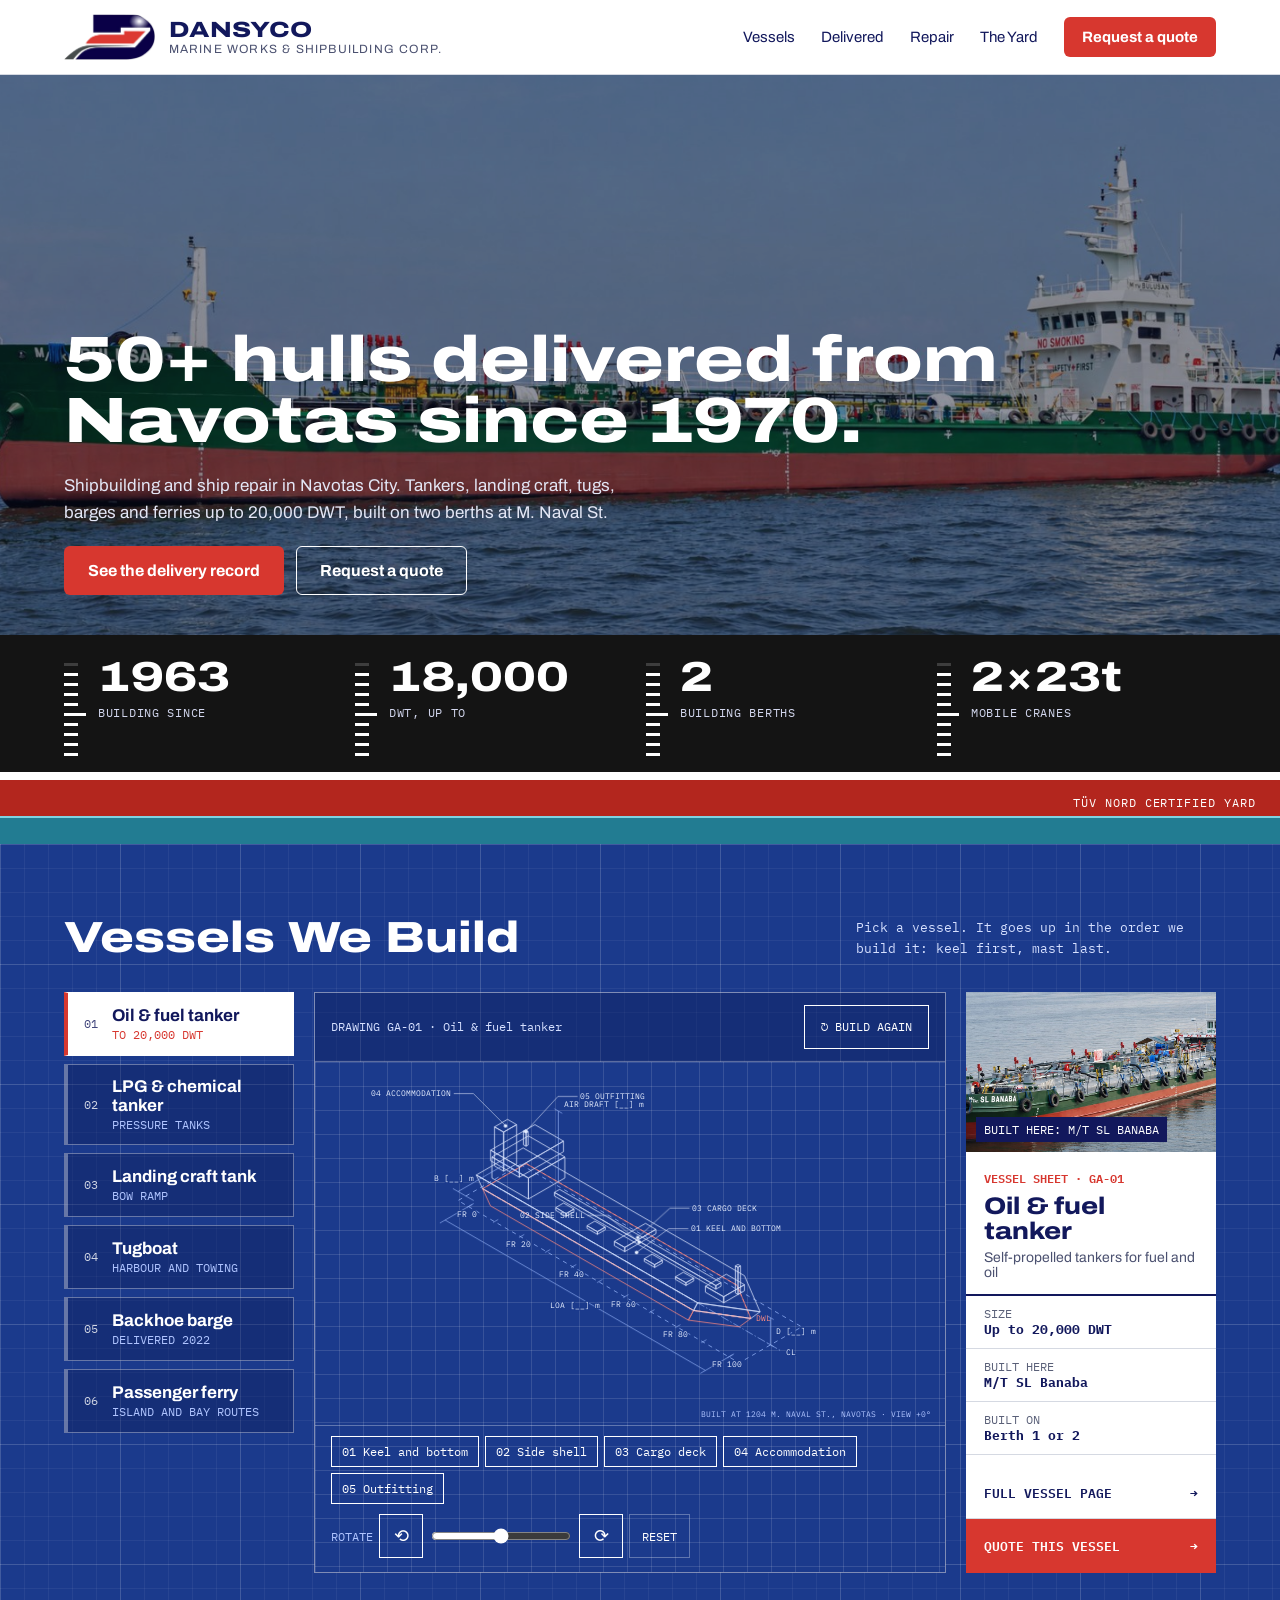
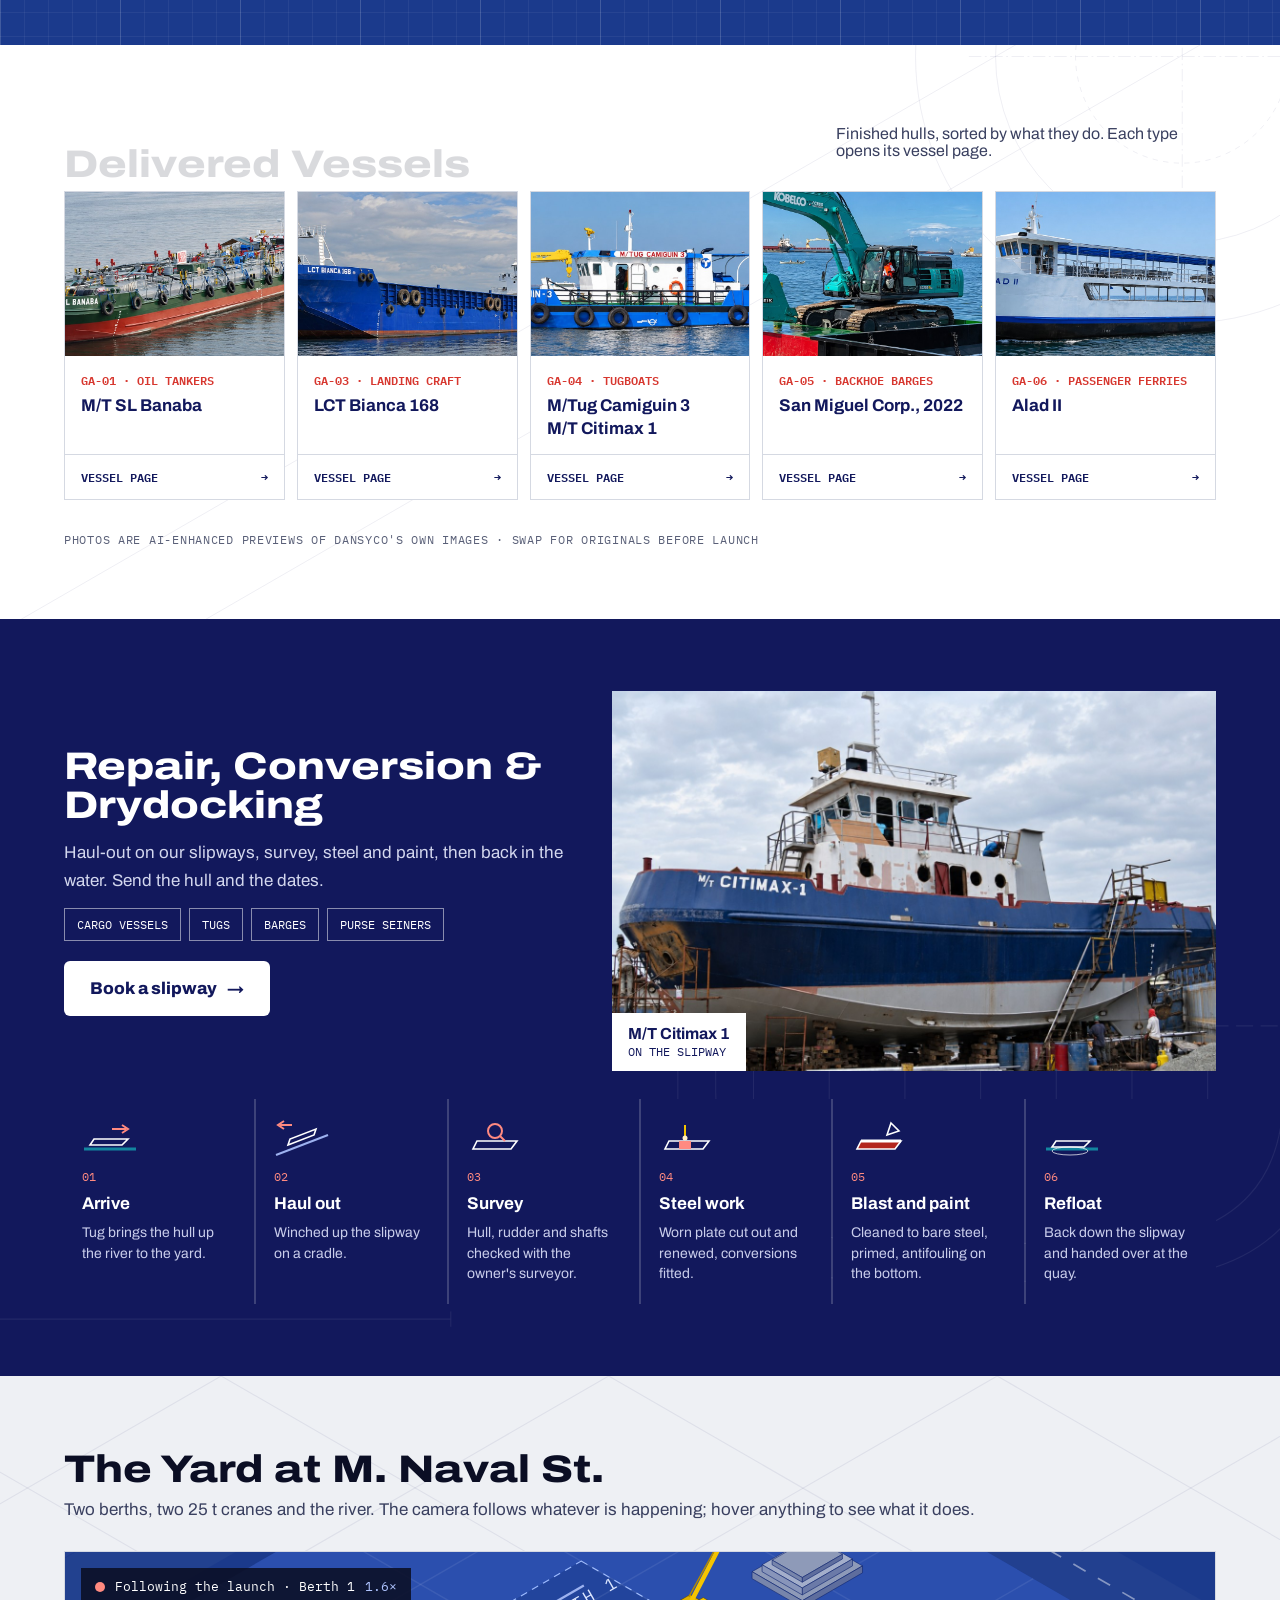
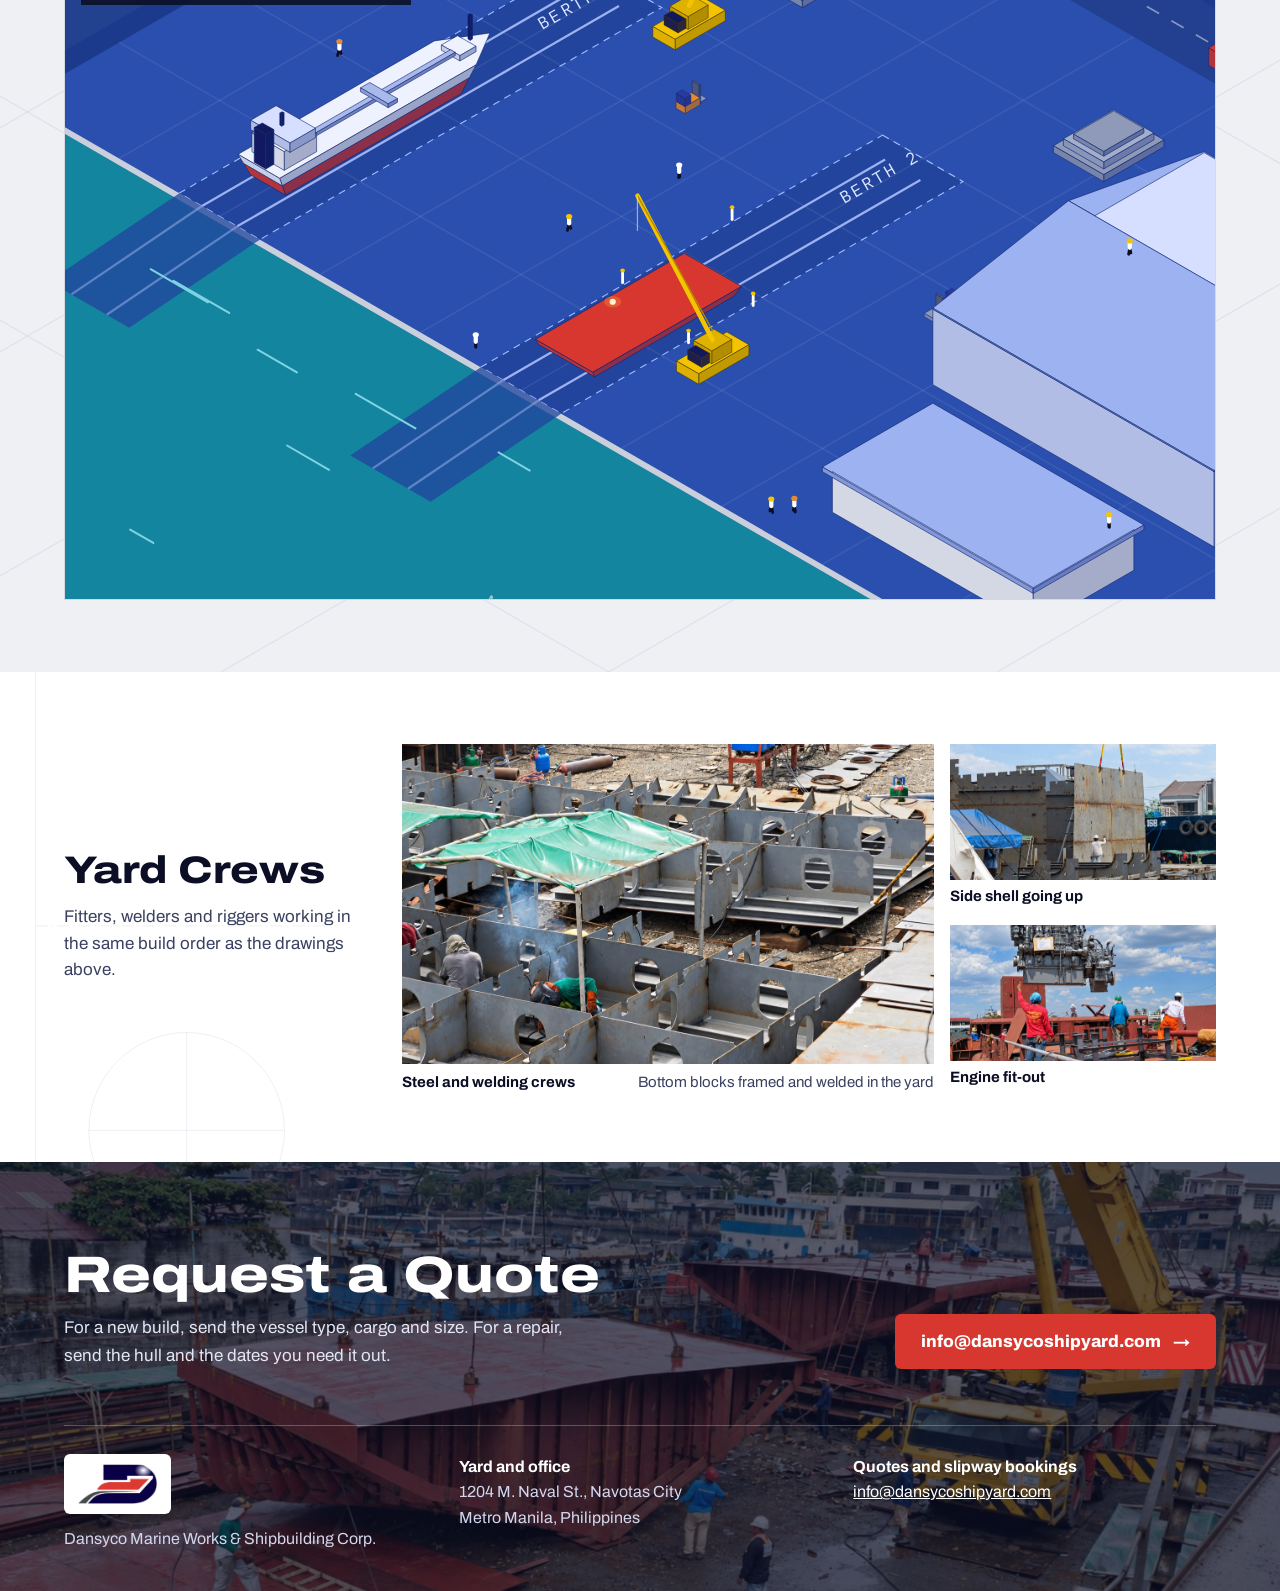
<file: index.html>
<!doctype html>
<html lang="en">
<head>
<meta charset="utf-8">
<meta name="viewport" content="width=device-width, initial-scale=1">
<meta name="robots" content="noindex, nofollow">
<title>Dansyco Shipyard</title>
<link rel="icon" href="/assets/3d7f5a0d022b8d91001d8a2c91bef37c.png">
<link rel="preconnect" href="https://fonts.googleapis.com">
<link href="https://fonts.googleapis.com/css2?family=IBM+Plex+Mono:wght@400;500;600&amp;display=swap" rel="stylesheet">
<style>
body{margin:0}
</style>
<link href="https://fonts.googleapis.com/css2?family=Archivo:wdth,wght@62..125,400..800&amp;family=IBM+Plex+Mono:wght@400;500;600&amp;display=swap" rel="stylesheet">
<style>
body{margin:0}
.ys-rip{animation:ysRip 6s ease-in-out infinite}
@keyframes ysRip{0%{opacity:0;transform:translateX(0)}30%{opacity:.8}70%{opacity:.5}100%{opacity:0;transform:translateX(18px)}}
.ys-live{animation:ysLive 1s ease-in-out infinite alternate}
@keyframes ysLive{from{opacity:.4}to{opacity:1}}
@media (prefers-reduced-motion: reduce){.ys-rip,.ys-live{animation:none}}
</style>
<style>
body{margin:0}
a{color:#12185C}a:hover{color:#0B0E24}
.pt-drop{animation:shDrop .62s cubic-bezier(.22,1.5,.42,1) both}
@keyframes shDrop{0%{opacity:0;transform:translateY(-90px)}55%{opacity:1}100%{opacity:1;transform:translateY(0)}}
@keyframes shInk{0%{fill-opacity:0}60%{fill-opacity:0}100%{stroke-dashoffset:0;fill-opacity:1}}
.pt-pop{animation:shPop .55s cubic-bezier(.3,1.7,.5,1) both}
@keyframes shPop{0%{transform:scale(0)}100%{transform:scale(1)}}
.pt-rise{animation:shRise .9s cubic-bezier(.2,.9,.3,1.15) both}
@keyframes shRise{0%{opacity:0;transform:translateY(80px)}40%{opacity:1}100%{opacity:1;transform:translateY(0)}}
.pt-crane{animation:shCrane 1.1s cubic-bezier(.35,0,.2,1) both}
@keyframes shCrane{0%{transform:translateY(-340px)}100%{transform:translateY(0)}}
.hook{animation:shHook 1.4s linear both}
@keyframes shHook{0%{opacity:1}78%{opacity:1}100%{opacity:0}}
.spk{animation:shSpark .6s ease-out both}
@keyframes shSpark{0%{opacity:0;transform:scale(.2)}25%{opacity:1;transform:scale(1)}100%{opacity:0;transform:scale(1.8)}}
.pt-flick{animation:shFlick .8s linear both}
@keyframes shFlick{0%{opacity:0}18%{opacity:.85}26%{opacity:.1}40%{opacity:1}52%{opacity:.3}66%{opacity:1}100%{opacity:1}}
.gh{animation:shDraw .9s ease-out both}
@keyframes shDraw{to{stroke-dashoffset:0}}
.mz{animation:shDraw .7s ease-out both}
.ghwrap{animation:shGhost 5.5s ease both}
@keyframes shGhost{0%{opacity:1}60%{opacity:1}100%{opacity:.25}}
.chip{animation:shChip .4s ease both}
@keyframes shChip{0%{opacity:.3}100%{opacity:1}}
.late{animation:shFade .6s ease both}
@keyframes shFade{0%{opacity:0}100%{opacity:1}}
@media (prefers-reduced-motion: reduce){.pt-drop,.pt-pop,.pt-rise,.pt-crane,.pt-flick,.late,.chip,.gh,.ghwrap,.mz{animation:none}.hook,.spk{display:none}}
.ys-rip{animation:ysRip 6s ease-in-out infinite}
@keyframes ysRip{0%{opacity:0;transform:translateX(0)}30%{opacity:.8}70%{opacity:.5}100%{opacity:0;transform:translateX(18px)}}
.ys-live{animation:ysLive 1s ease-in-out infinite alternate}
@keyframes ysLive{from{opacity:.4}to{opacity:1}}
@media (prefers-reduced-motion: reduce){.ys-rip,.ys-live{animation:none}}
.tab:hover{border-color:#FFFFFF}
::selection{background:#12185C;color:#FFFFFF}
a:focus-visible,button:focus-visible{outline:2px solid #D7372F;outline-offset:3px}
.geo{position:absolute;inset:0;width:100%;height:100%;pointer-events:none}
.arr{display:inline-block;transition:transform .35s cubic-bezier(.16,1,.3,1)}
.btn-red{transition:background-color .25s cubic-bezier(.16,1,.3,1)}
.btn-red:hover{background-color:#B82A23 !important}
.btn-red:hover .arr,.btn-w:hover .arr,.btn-line:hover .arr,.v2-fleet:hover .arr{transform:translateX(5px)}
.btn-w{transition:box-shadow .3s cubic-bezier(.16,1,.3,1)}
.btn-w:hover{box-shadow:0 10px 24px rgba(0,0,0,.28)}
.btn-line{transition:background-color .25s}
.btn-line:hover{background-color:#EEF0F4}
.v2-fleet{transition:border-color .25s,box-shadow .35s cubic-bezier(.16,1,.3,1),transform .35s cubic-bezier(.16,1,.3,1)}
.v2-fleet:hover{border-color:#12185C !important;box-shadow:0 14px 30px rgba(18,24,92,.14);transform:translateY(-3px)}
.v2-fleet .ph img,.zoom img{transition:transform .7s cubic-bezier(.16,1,.3,1)}
.v2-fleet:hover .ph img,.zoom:hover img{transform:scale(1.05)}
.v2-fleet .go{transition:background-color .25s,color .25s}
.v2-fleet:hover .go{background:#D7372F;color:#FFFFFF}
.zoom{overflow:hidden}
.step svg{transition:transform .4s cubic-bezier(.16,1,.3,1)}
.step:hover svg{transform:translateY(-4px)}
.tab{transition:background-color .2s,transform .35s cubic-bezier(.16,1,.3,1)}
.tab:hover{transform:translateX(4px)}
.js-rv .rv{transition:opacity .9s cubic-bezier(.16,1,.3,1),transform .9s cubic-bezier(.16,1,.3,1),box-shadow .35s,border-color .25s}
.js-rv .rv:not(.in){opacity:.15;transform:translateY(26px)}
.js-rv .rv-img{transition:clip-path 1.1s cubic-bezier(.16,1,.3,1),transform .7s cubic-bezier(.16,1,.3,1)}
.js-rv .rv-img:not(.in){clip-path:inset(22% 0 0 0)}
.js-rv .rv-d1{transition-delay:.08s}.js-rv .rv-d2{transition-delay:.16s}.js-rv .rv-d3{transition-delay:.24s}.js-rv .rv-d4{transition-delay:.32s}.js-rv .rv-d5{transition-delay:.4s}
.js-rv .done{transition-delay:0s !important}
@media (prefers-reduced-motion: reduce){.js-rv .rv,.js-rv .rv-img{transition:none}.v2-fleet,.v2-fleet .ph img,.zoom img,.arr,.tab,.step svg{transition:none}.v2-fleet:hover{transform:none}}
.v2-card:hover{outline:2px solid #FFFFFF;outline-offset:-2px}
.hs-copy{position:absolute;left:0;top:0;right:0;pointer-events:none}
.hs-copy a{pointer-events:auto}
@media (max-width: 900px){.hs-copy{position:static}}
@media (max-width: 720px){.v2-list{flex-direction:row !important;flex-basis:100% !important;overflow-x:auto;scroll-snap-type:x mandatory;padding-bottom:6px}.v2-list .tab{flex:0 0 220px;scroll-snap-align:start}}

</style>
<style>html,body{margin:0;background:#0B0E24}#root{background:#FFFFFF}</style>
<link rel="stylesheet" href="/mobile.css">
</head>
<body>
<div id="root"></div>
<script src="/vendor/react.js"></script>
<script src="/vendor/react-dom.js"></script>
<script src="/dc-run.js"></script>
<script src="/components/Build-Stage.js"></script>
<script src="/components/Yard-Sim.js"></script>
<script src="/components/Yard-Sim-Camera.js"></script>
<script src="/components/AB-Site-v2.js"></script>
<script>DCRun.mount("AB-Site-v2", document.getElementById('root'));if(location.hash){setTimeout(function(){var e=document.getElementById(location.hash.slice(1));if(e)e.scrollIntoView();},400);}</script>
</body>
</html>
</file>
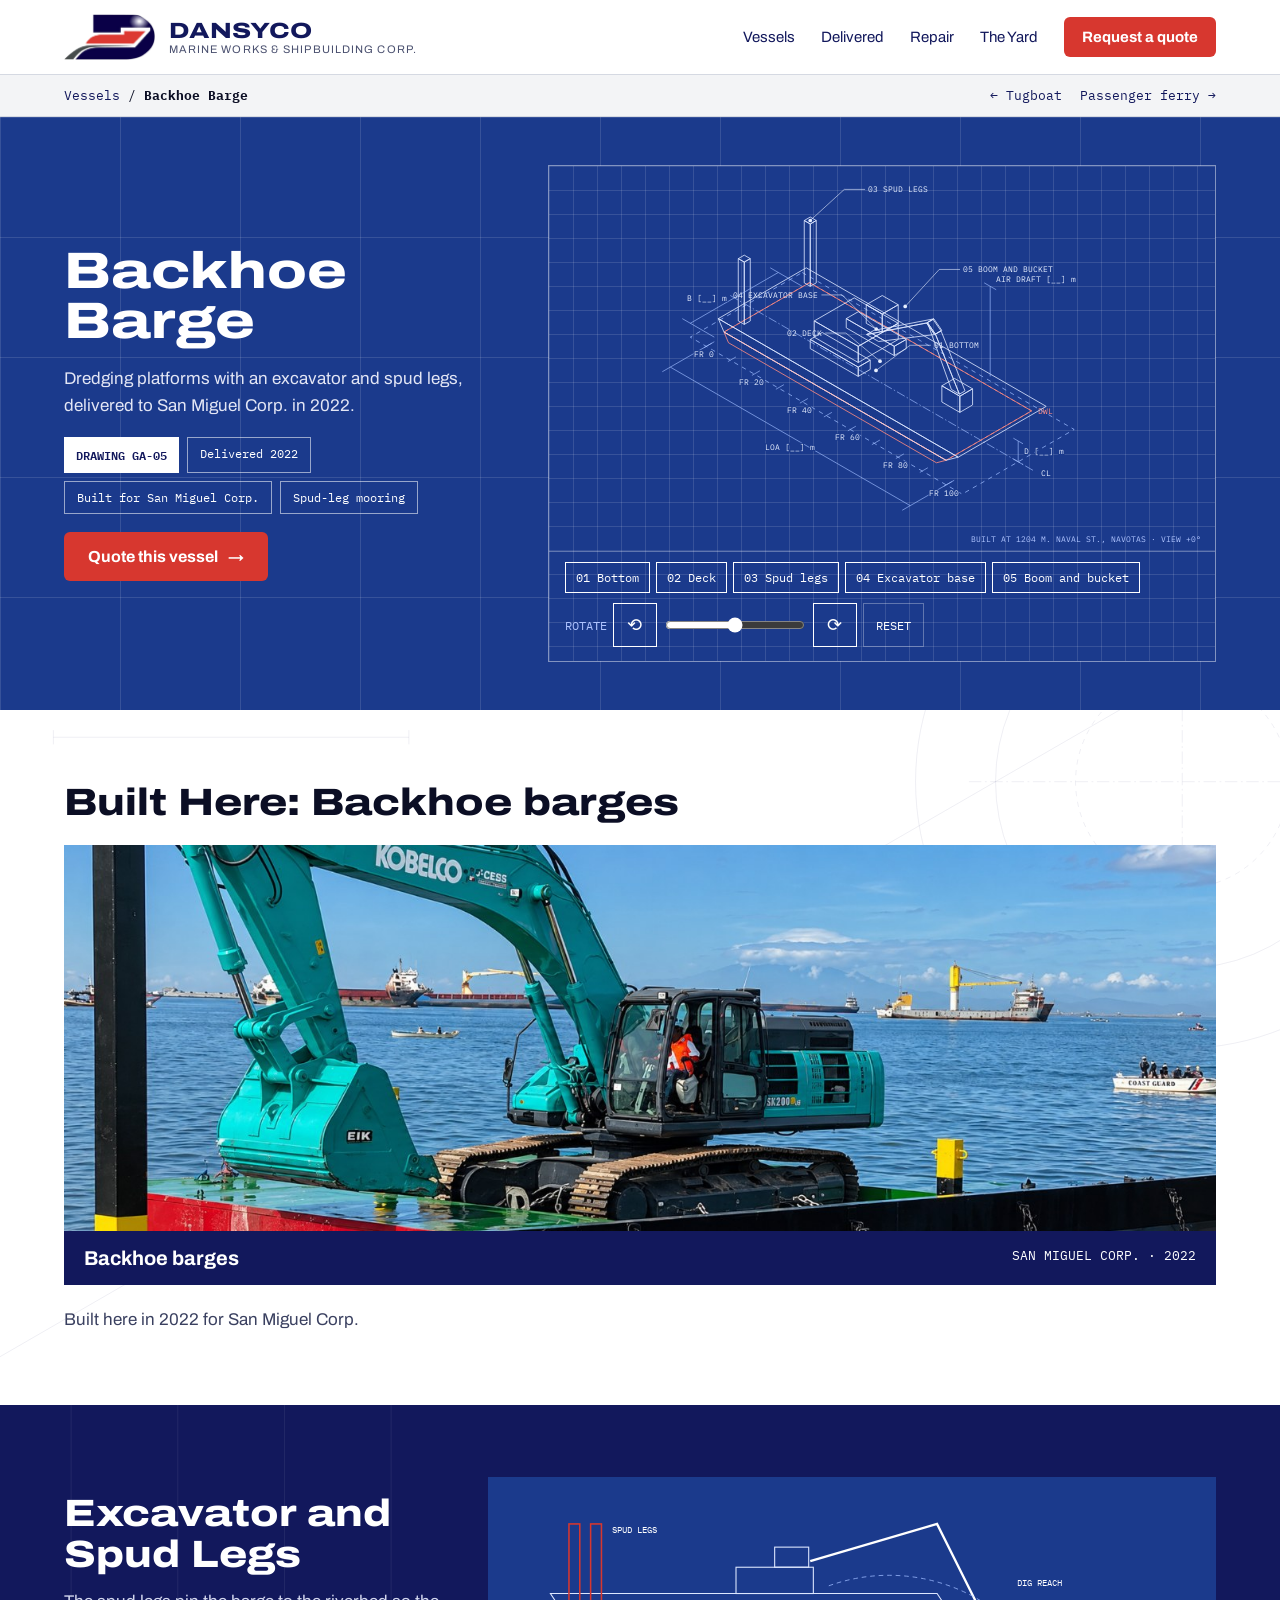
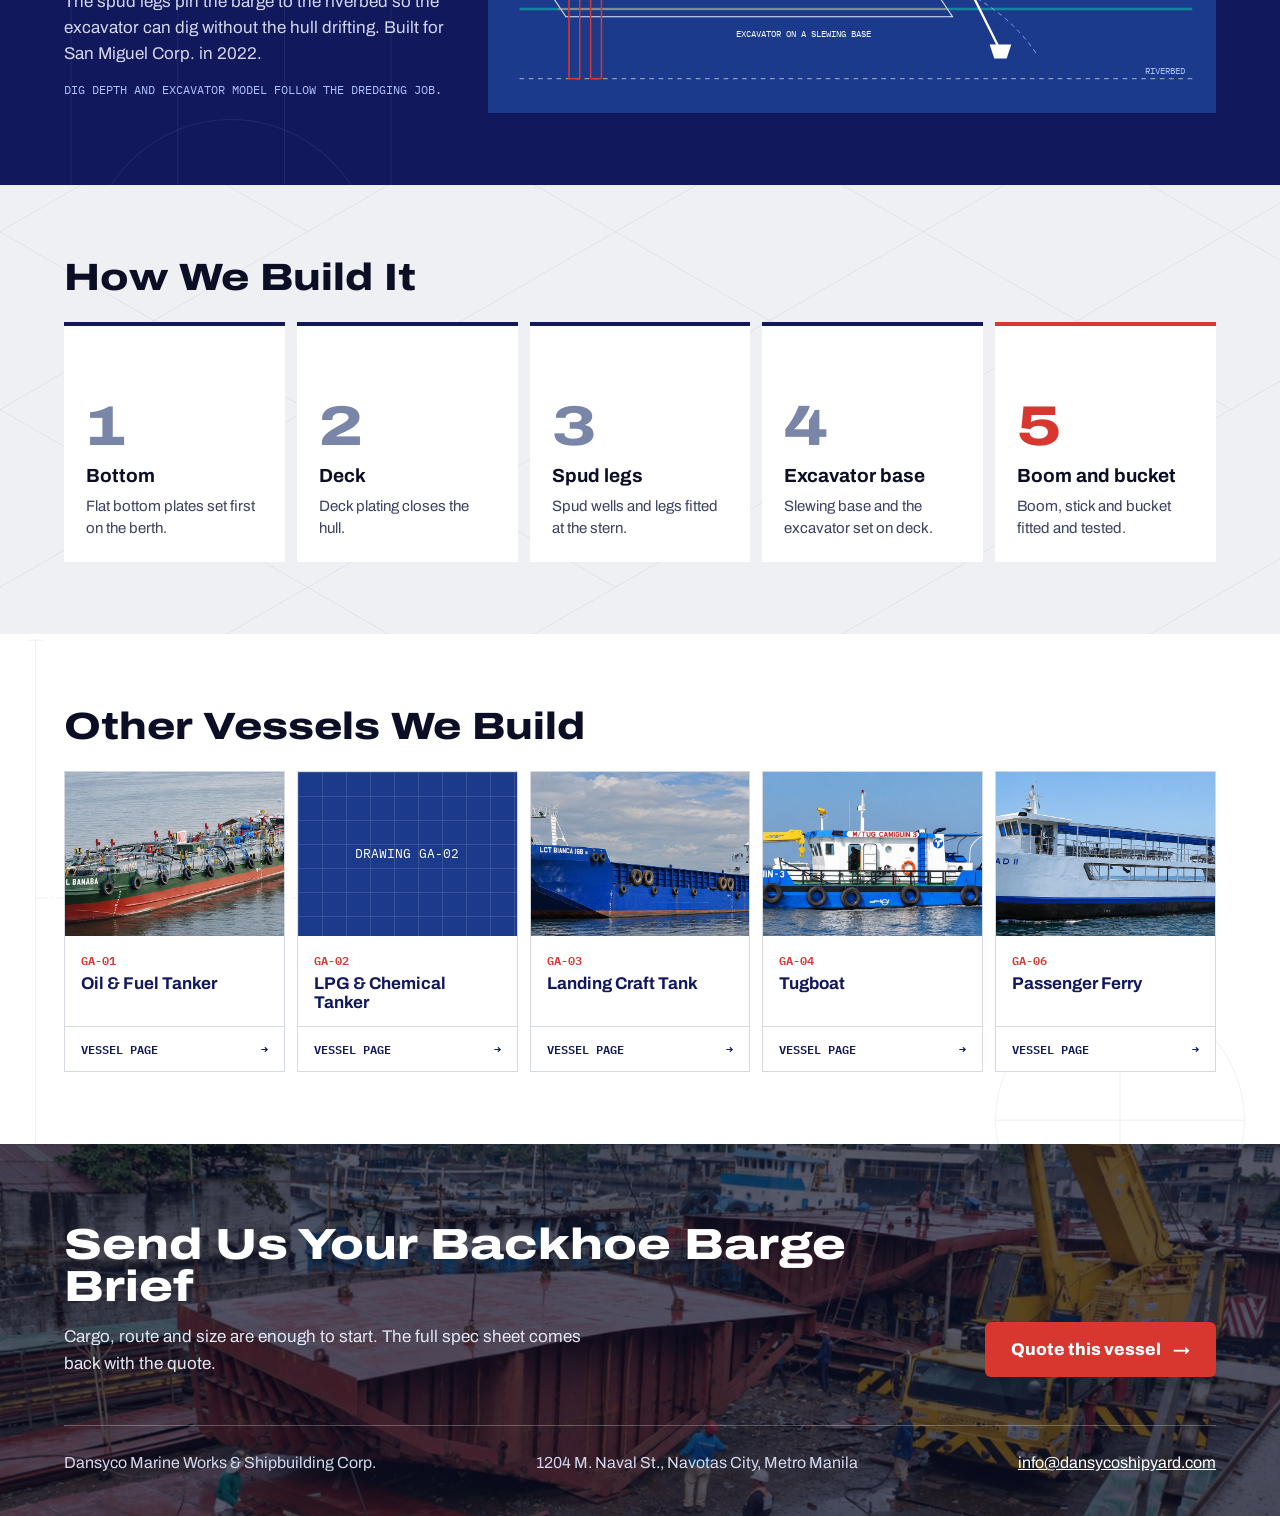
<file: vessels/backhoe-barge.html>
<!doctype html>
<html lang="en">
<head>
<meta charset="utf-8">
<meta name="viewport" content="width=device-width, initial-scale=1">
<meta name="robots" content="noindex, nofollow">
<title>Backhoe Barge | Dansyco Shipyard</title>
<link rel="icon" href="/assets/3d7f5a0d022b8d91001d8a2c91bef37c.png">
<link rel="preconnect" href="https://fonts.googleapis.com">
<link href="https://fonts.googleapis.com/css2?family=IBM+Plex+Mono:wght@400;500;600&amp;display=swap" rel="stylesheet">
<style>
body{margin:0}
</style>
<link href="https://fonts.googleapis.com/css2?family=Archivo:wdth,wght@62..125,400..800&amp;family=IBM+Plex+Mono:wght@400;500;600&amp;display=swap" rel="stylesheet">
<style>
body{margin:0}
a{color:#12185C}a:hover{color:#0B0E24}
.pt-drop{animation:shDrop .62s cubic-bezier(.22,1.5,.42,1) both}
@keyframes shDrop{0%{opacity:0;transform:translateY(-90px)}55%{opacity:1}100%{opacity:1;transform:translateY(0)}}
@keyframes shInk{0%{fill-opacity:0}60%{fill-opacity:0}100%{stroke-dashoffset:0;fill-opacity:1}}
.pt-pop{animation:shPop .55s cubic-bezier(.3,1.7,.5,1) both}
@keyframes shPop{0%{transform:scale(0)}100%{transform:scale(1)}}
.pt-rise{animation:shRise .9s cubic-bezier(.2,.9,.3,1.15) both}
@keyframes shRise{0%{opacity:0;transform:translateY(80px)}40%{opacity:1}100%{opacity:1;transform:translateY(0)}}
.pt-crane{animation:shCrane 1.1s cubic-bezier(.35,0,.2,1) both}
@keyframes shCrane{0%{transform:translateY(-340px)}100%{transform:translateY(0)}}
.hook{animation:shHook 1.4s linear both}
@keyframes shHook{0%{opacity:1}78%{opacity:1}100%{opacity:0}}
.spk{animation:shSpark .6s ease-out both}
@keyframes shSpark{0%{opacity:0;transform:scale(.2)}25%{opacity:1;transform:scale(1)}100%{opacity:0;transform:scale(1.8)}}
.pt-flick{animation:shFlick .8s linear both}
@keyframes shFlick{0%{opacity:0}18%{opacity:.85}26%{opacity:.1}40%{opacity:1}52%{opacity:.3}66%{opacity:1}100%{opacity:1}}
.gh{animation:shDraw .9s ease-out both}
@keyframes shDraw{to{stroke-dashoffset:0}}
.mz{animation:shDraw .7s ease-out both}
.ghwrap{animation:shGhost 5.5s ease both}
@keyframes shGhost{0%{opacity:1}60%{opacity:1}100%{opacity:.25}}
.chip{animation:shChip .4s ease both}
@keyframes shChip{0%{opacity:.3}100%{opacity:1}}
.late{animation:shFade .6s ease both}
@keyframes shFade{0%{opacity:0}100%{opacity:1}}
@media (prefers-reduced-motion: reduce){.pt-drop,.pt-pop,.pt-rise,.pt-crane,.pt-flick,.late,.chip,.gh,.ghwrap,.mz{animation:none}.hook,.spk{display:none}}
::selection{background:#12185C;color:#FFFFFF}
a:focus-visible,button:focus-visible{outline:2px solid #D7372F;outline-offset:3px}
.geo{position:absolute;inset:0;width:100%;height:100%;pointer-events:none}
.arr{display:inline-block;transition:transform .35s cubic-bezier(.16,1,.3,1)}
.btn-red{transition:background-color .25s cubic-bezier(.16,1,.3,1)}
.btn-red:hover{background-color:#B82A23 !important}
.btn-red:hover .arr,.btn-w:hover .arr,.btn-line:hover .arr,.v2-fleet:hover .arr{transform:translateX(5px)}
.btn-w{transition:box-shadow .3s cubic-bezier(.16,1,.3,1)}
.btn-w:hover{box-shadow:0 10px 24px rgba(0,0,0,.28)}
.btn-line{transition:background-color .25s}
.btn-line:hover{background-color:#EEF0F4}
.v2-fleet{transition:border-color .25s,box-shadow .35s cubic-bezier(.16,1,.3,1),transform .35s cubic-bezier(.16,1,.3,1)}
.v2-fleet:hover{border-color:#12185C !important;box-shadow:0 14px 30px rgba(18,24,92,.14);transform:translateY(-3px)}
.v2-fleet .ph img,.zoom img{transition:transform .7s cubic-bezier(.16,1,.3,1)}
.v2-fleet:hover .ph img,.zoom:hover img{transform:scale(1.05)}
.v2-fleet .go{transition:background-color .25s,color .25s}
.v2-fleet:hover .go{background:#D7372F;color:#FFFFFF}
.zoom{overflow:hidden}
.step svg{transition:transform .4s cubic-bezier(.16,1,.3,1)}
.step:hover svg{transform:translateY(-4px)}
.tab{transition:background-color .2s,transform .35s cubic-bezier(.16,1,.3,1)}
.tab:hover{transform:translateX(4px)}
.js-rv .rv{transition:opacity .9s cubic-bezier(.16,1,.3,1),transform .9s cubic-bezier(.16,1,.3,1),box-shadow .35s,border-color .25s}
.js-rv .rv:not(.in){opacity:.15;transform:translateY(26px)}
.js-rv .rv-img{transition:clip-path 1.1s cubic-bezier(.16,1,.3,1),transform .7s cubic-bezier(.16,1,.3,1)}
.js-rv .rv-img:not(.in){clip-path:inset(22% 0 0 0)}
.js-rv .rv-d1{transition-delay:.08s}.js-rv .rv-d2{transition-delay:.16s}.js-rv .rv-d3{transition-delay:.24s}.js-rv .rv-d4{transition-delay:.32s}.js-rv .rv-d5{transition-delay:.4s}
.js-rv .done{transition-delay:0s !important}
@media (prefers-reduced-motion: reduce){.js-rv .rv,.js-rv .rv-img{transition:none}}
.vcard{transition:border-color .25s,box-shadow .35s cubic-bezier(.16,1,.3,1),transform .35s cubic-bezier(.16,1,.3,1)}
.vcard:hover{border-color:#12185C !important;box-shadow:0 14px 30px rgba(18,24,92,.14);transform:translateY(-3px)}
.vcard .ph img{transition:transform .7s cubic-bezier(.16,1,.3,1)}
.vcard:hover .ph img{transform:scale(1.05)}
.vcard .go{transition:background-color .25s,color .25s}
.vcard:hover .go{background:#D7372F;color:#FFFFFF}
.vcard:hover .arr{transform:translateX(5px)}
.stepc{transition:transform .35s cubic-bezier(.16,1,.3,1),box-shadow .35s cubic-bezier(.16,1,.3,1)}
.stepc:hover{transform:translateY(-4px);box-shadow:0 12px 26px rgba(18,24,92,.12)}
.crumb a{transition:color .2s}.crumb a:hover{color:#D7372F}
@media (prefers-reduced-motion: reduce){.vcard,.vcard .ph img,.stepc{transition:none}.vcard:hover,.stepc:hover{transform:none}}

</style>
<style>html,body{margin:0;background:#0B0E24}#root{background:#FFFFFF}</style>
<link rel="stylesheet" href="/mobile.css">
</head>
<body>
<div id="root"></div>
<script src="/vendor/react.js"></script>
<script src="/vendor/react-dom.js"></script>
<script src="/dc-run.js"></script>
<script src="/components/Build-Stage.js"></script>
<script src="/components/Vessel-Barge.js"></script>
<script>DCRun.mount("Vessel-Barge", document.getElementById('root'));if(location.hash){setTimeout(function(){var e=document.getElementById(location.hash.slice(1));if(e)e.scrollIntoView();},400);}</script>
</body>
</html>
</file>
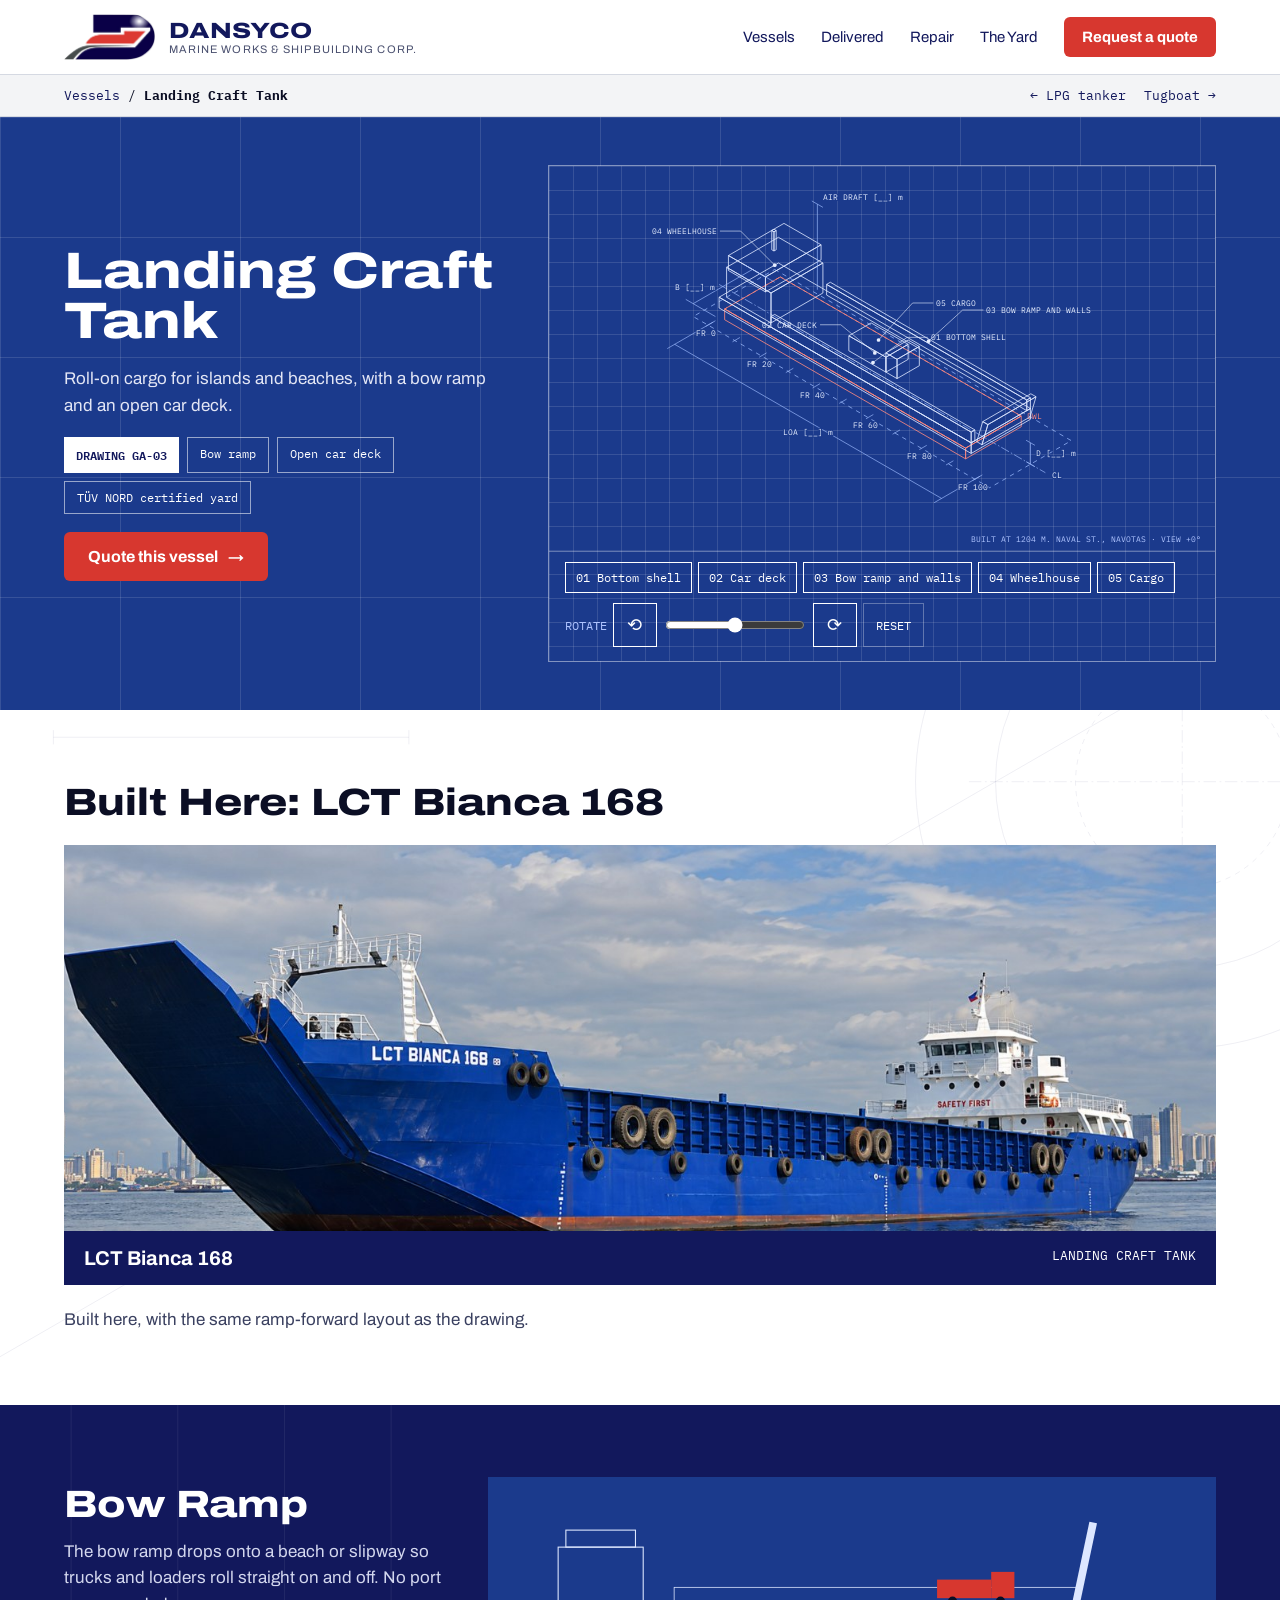
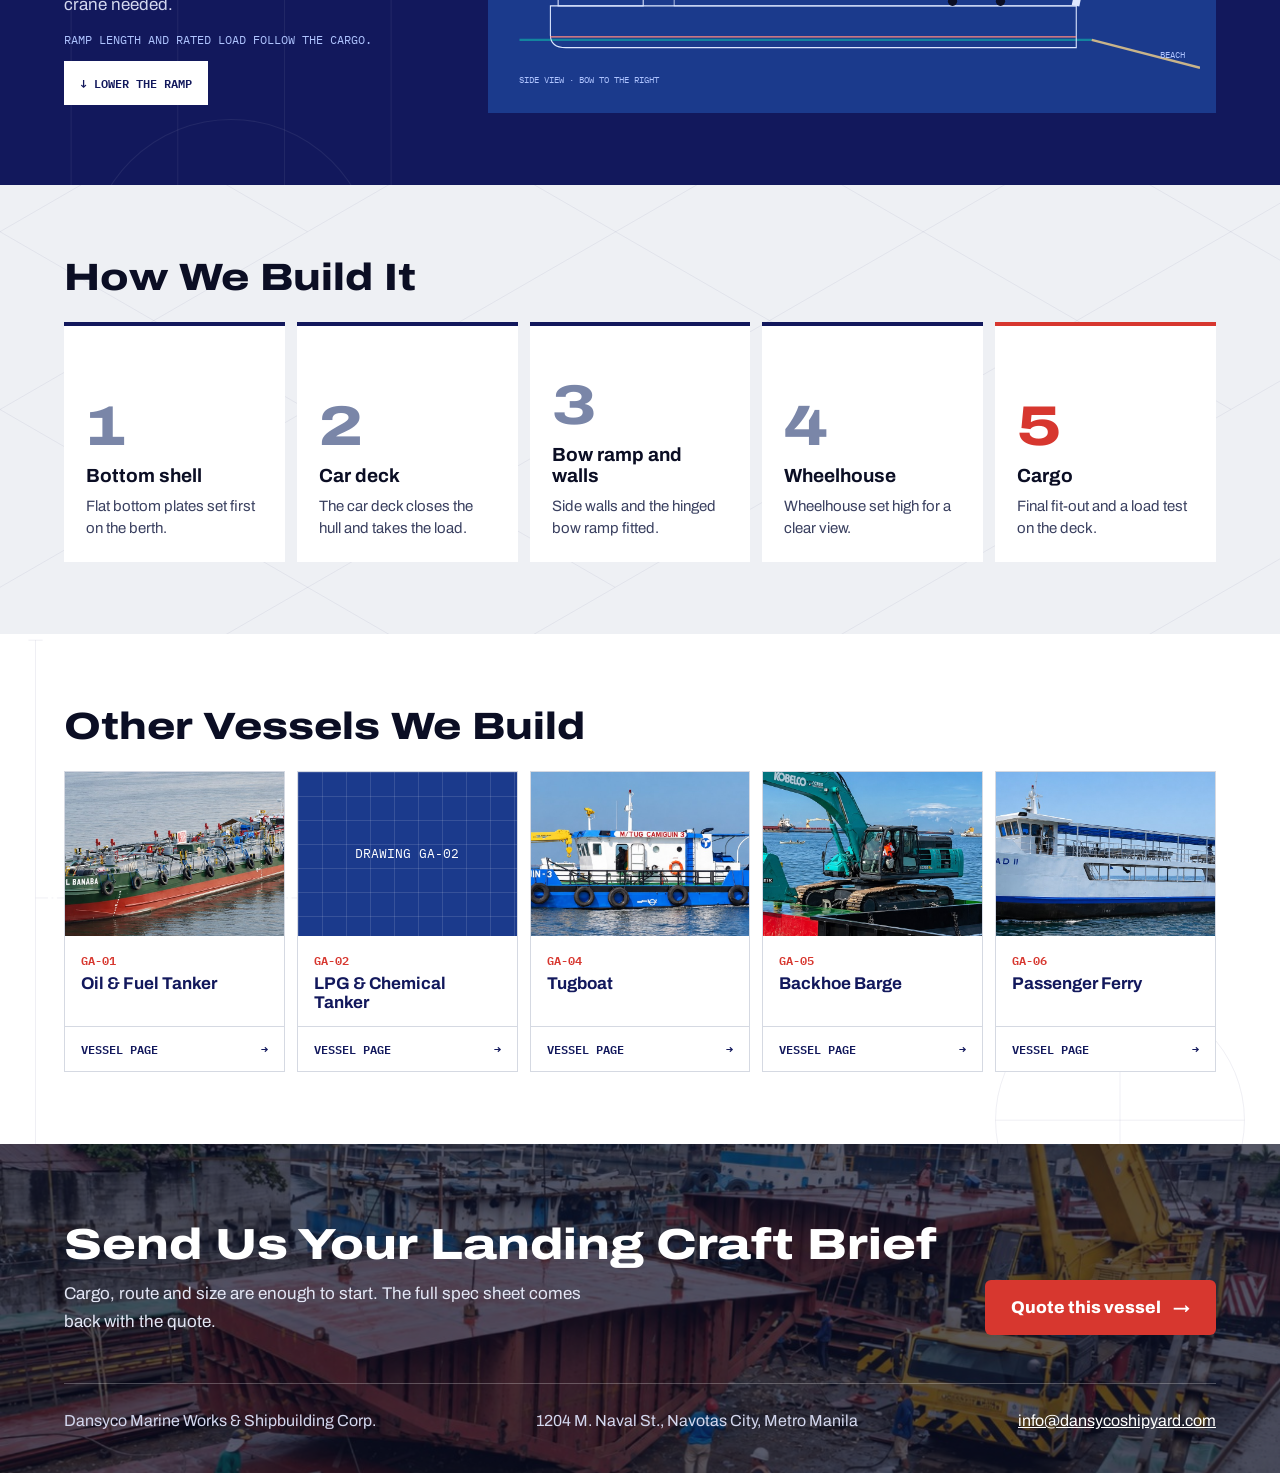
<file: vessels/landing-craft.html>
<!doctype html>
<html lang="en">
<head>
<meta charset="utf-8">
<meta name="viewport" content="width=device-width, initial-scale=1">
<meta name="robots" content="noindex, nofollow">
<title>Landing Craft Tank | Dansyco Shipyard</title>
<link rel="icon" href="/assets/3d7f5a0d022b8d91001d8a2c91bef37c.png">
<link rel="preconnect" href="https://fonts.googleapis.com">
<link href="https://fonts.googleapis.com/css2?family=IBM+Plex+Mono:wght@400;500;600&amp;display=swap" rel="stylesheet">
<style>
body{margin:0}
</style>
<link href="https://fonts.googleapis.com/css2?family=Archivo:wdth,wght@62..125,400..800&amp;family=IBM+Plex+Mono:wght@400;500;600&amp;display=swap" rel="stylesheet">
<style>
body{margin:0}
a{color:#12185C}a:hover{color:#0B0E24}
.pt-drop{animation:shDrop .62s cubic-bezier(.22,1.5,.42,1) both}
@keyframes shDrop{0%{opacity:0;transform:translateY(-90px)}55%{opacity:1}100%{opacity:1;transform:translateY(0)}}
@keyframes shInk{0%{fill-opacity:0}60%{fill-opacity:0}100%{stroke-dashoffset:0;fill-opacity:1}}
.pt-pop{animation:shPop .55s cubic-bezier(.3,1.7,.5,1) both}
@keyframes shPop{0%{transform:scale(0)}100%{transform:scale(1)}}
.pt-rise{animation:shRise .9s cubic-bezier(.2,.9,.3,1.15) both}
@keyframes shRise{0%{opacity:0;transform:translateY(80px)}40%{opacity:1}100%{opacity:1;transform:translateY(0)}}
.pt-crane{animation:shCrane 1.1s cubic-bezier(.35,0,.2,1) both}
@keyframes shCrane{0%{transform:translateY(-340px)}100%{transform:translateY(0)}}
.hook{animation:shHook 1.4s linear both}
@keyframes shHook{0%{opacity:1}78%{opacity:1}100%{opacity:0}}
.spk{animation:shSpark .6s ease-out both}
@keyframes shSpark{0%{opacity:0;transform:scale(.2)}25%{opacity:1;transform:scale(1)}100%{opacity:0;transform:scale(1.8)}}
.pt-flick{animation:shFlick .8s linear both}
@keyframes shFlick{0%{opacity:0}18%{opacity:.85}26%{opacity:.1}40%{opacity:1}52%{opacity:.3}66%{opacity:1}100%{opacity:1}}
.gh{animation:shDraw .9s ease-out both}
@keyframes shDraw{to{stroke-dashoffset:0}}
.mz{animation:shDraw .7s ease-out both}
.ghwrap{animation:shGhost 5.5s ease both}
@keyframes shGhost{0%{opacity:1}60%{opacity:1}100%{opacity:.25}}
.chip{animation:shChip .4s ease both}
@keyframes shChip{0%{opacity:.3}100%{opacity:1}}
.late{animation:shFade .6s ease both}
@keyframes shFade{0%{opacity:0}100%{opacity:1}}
@media (prefers-reduced-motion: reduce){.pt-drop,.pt-pop,.pt-rise,.pt-crane,.pt-flick,.late,.chip,.gh,.ghwrap,.mz{animation:none}.hook,.spk{display:none}}
::selection{background:#12185C;color:#FFFFFF}
a:focus-visible,button:focus-visible{outline:2px solid #D7372F;outline-offset:3px}
.geo{position:absolute;inset:0;width:100%;height:100%;pointer-events:none}
.arr{display:inline-block;transition:transform .35s cubic-bezier(.16,1,.3,1)}
.btn-red{transition:background-color .25s cubic-bezier(.16,1,.3,1)}
.btn-red:hover{background-color:#B82A23 !important}
.btn-red:hover .arr,.btn-w:hover .arr,.btn-line:hover .arr,.v2-fleet:hover .arr{transform:translateX(5px)}
.btn-w{transition:box-shadow .3s cubic-bezier(.16,1,.3,1)}
.btn-w:hover{box-shadow:0 10px 24px rgba(0,0,0,.28)}
.btn-line{transition:background-color .25s}
.btn-line:hover{background-color:#EEF0F4}
.v2-fleet{transition:border-color .25s,box-shadow .35s cubic-bezier(.16,1,.3,1),transform .35s cubic-bezier(.16,1,.3,1)}
.v2-fleet:hover{border-color:#12185C !important;box-shadow:0 14px 30px rgba(18,24,92,.14);transform:translateY(-3px)}
.v2-fleet .ph img,.zoom img{transition:transform .7s cubic-bezier(.16,1,.3,1)}
.v2-fleet:hover .ph img,.zoom:hover img{transform:scale(1.05)}
.v2-fleet .go{transition:background-color .25s,color .25s}
.v2-fleet:hover .go{background:#D7372F;color:#FFFFFF}
.zoom{overflow:hidden}
.step svg{transition:transform .4s cubic-bezier(.16,1,.3,1)}
.step:hover svg{transform:translateY(-4px)}
.tab{transition:background-color .2s,transform .35s cubic-bezier(.16,1,.3,1)}
.tab:hover{transform:translateX(4px)}
.js-rv .rv{transition:opacity .9s cubic-bezier(.16,1,.3,1),transform .9s cubic-bezier(.16,1,.3,1),box-shadow .35s,border-color .25s}
.js-rv .rv:not(.in){opacity:.15;transform:translateY(26px)}
.js-rv .rv-img{transition:clip-path 1.1s cubic-bezier(.16,1,.3,1),transform .7s cubic-bezier(.16,1,.3,1)}
.js-rv .rv-img:not(.in){clip-path:inset(22% 0 0 0)}
.js-rv .rv-d1{transition-delay:.08s}.js-rv .rv-d2{transition-delay:.16s}.js-rv .rv-d3{transition-delay:.24s}.js-rv .rv-d4{transition-delay:.32s}.js-rv .rv-d5{transition-delay:.4s}
.js-rv .done{transition-delay:0s !important}
@media (prefers-reduced-motion: reduce){.js-rv .rv,.js-rv .rv-img{transition:none}}
.vcard{transition:border-color .25s,box-shadow .35s cubic-bezier(.16,1,.3,1),transform .35s cubic-bezier(.16,1,.3,1)}
.vcard:hover{border-color:#12185C !important;box-shadow:0 14px 30px rgba(18,24,92,.14);transform:translateY(-3px)}
.vcard .ph img{transition:transform .7s cubic-bezier(.16,1,.3,1)}
.vcard:hover .ph img{transform:scale(1.05)}
.vcard .go{transition:background-color .25s,color .25s}
.vcard:hover .go{background:#D7372F;color:#FFFFFF}
.vcard:hover .arr{transform:translateX(5px)}
.stepc{transition:transform .35s cubic-bezier(.16,1,.3,1),box-shadow .35s cubic-bezier(.16,1,.3,1)}
.stepc:hover{transform:translateY(-4px);box-shadow:0 12px 26px rgba(18,24,92,.12)}
.crumb a{transition:color .2s}.crumb a:hover{color:#D7372F}
@media (prefers-reduced-motion: reduce){.vcard,.vcard .ph img,.stepc{transition:none}.vcard:hover,.stepc:hover{transform:none}}

</style>
<style>html,body{margin:0;background:#0B0E24}#root{background:#FFFFFF}</style>
<link rel="stylesheet" href="/mobile.css">
</head>
<body>
<div id="root"></div>
<script src="/vendor/react.js"></script>
<script src="/vendor/react-dom.js"></script>
<script src="/dc-run.js"></script>
<script src="/components/Build-Stage.js"></script>
<script src="/components/Vessel-Lct.js"></script>
<script>DCRun.mount("Vessel-Lct", document.getElementById('root'));if(location.hash){setTimeout(function(){var e=document.getElementById(location.hash.slice(1));if(e)e.scrollIntoView();},400);}</script>
</body>
</html>
</file>
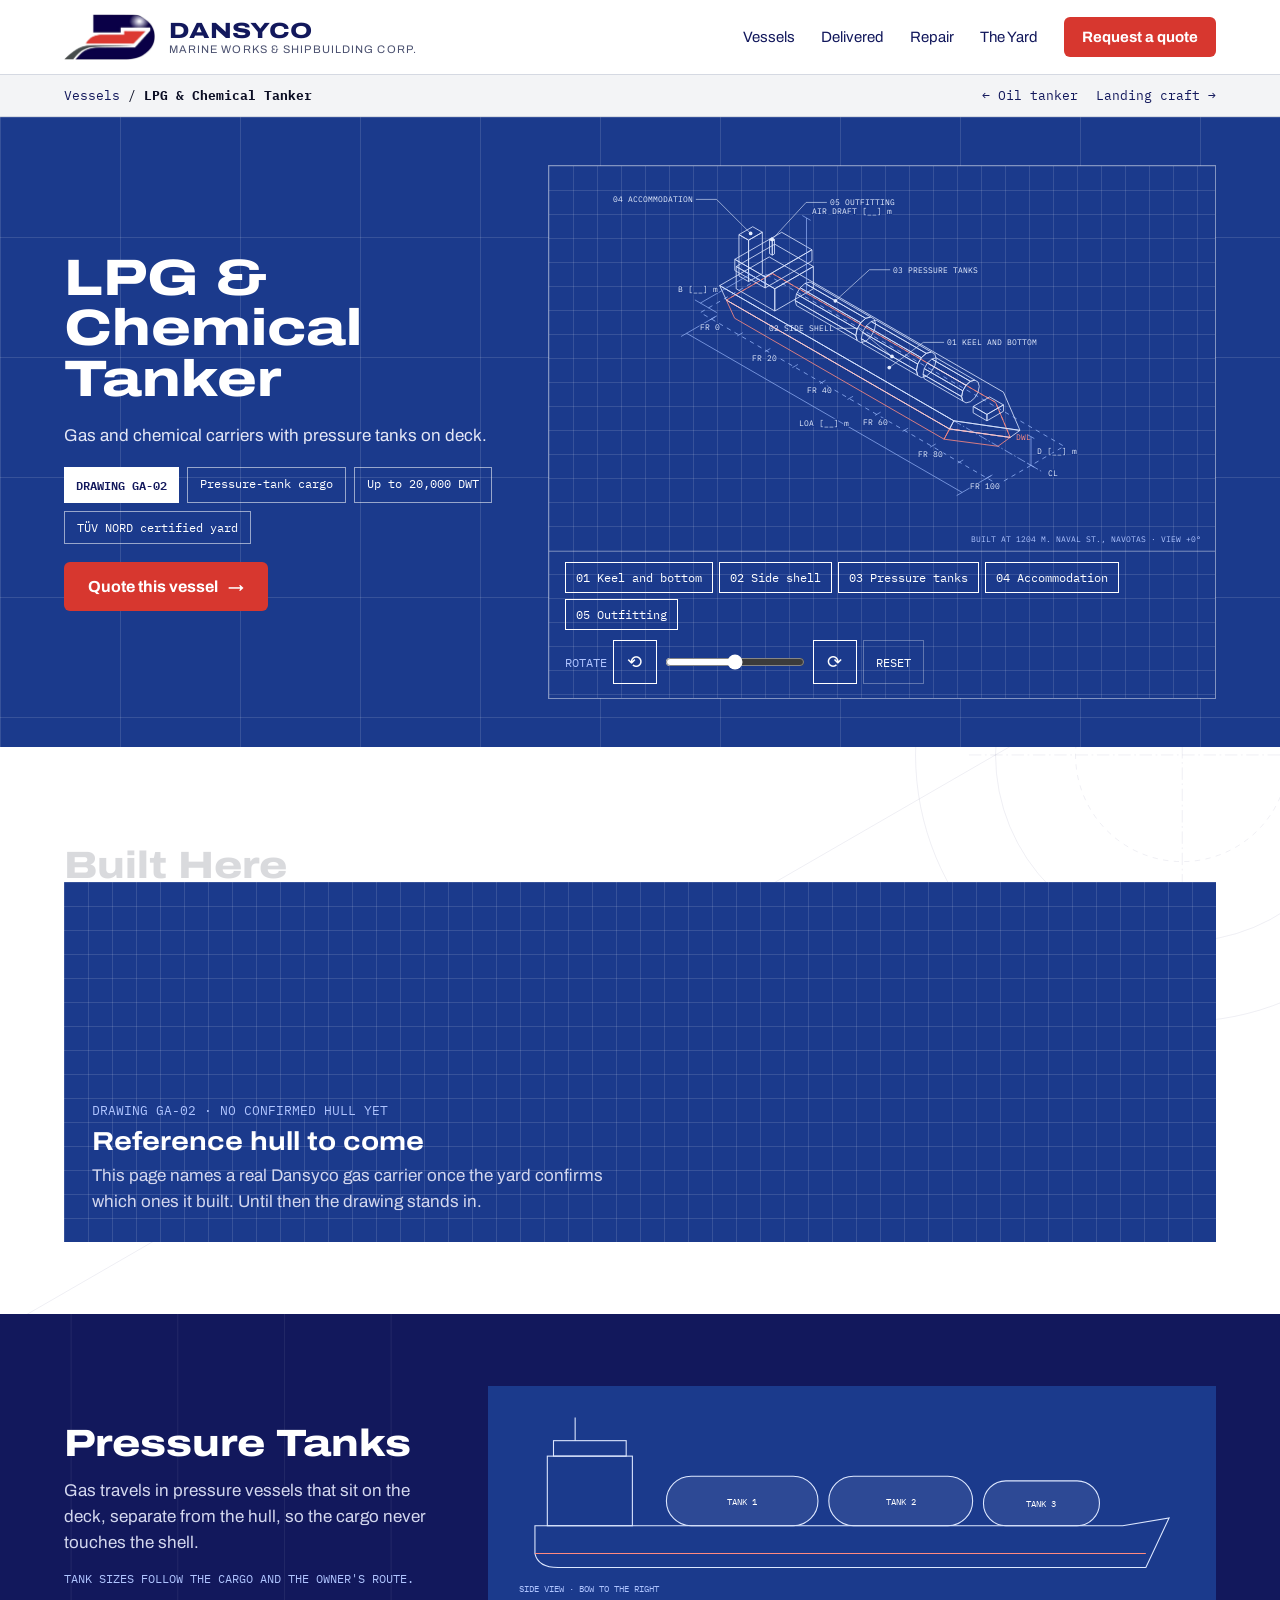
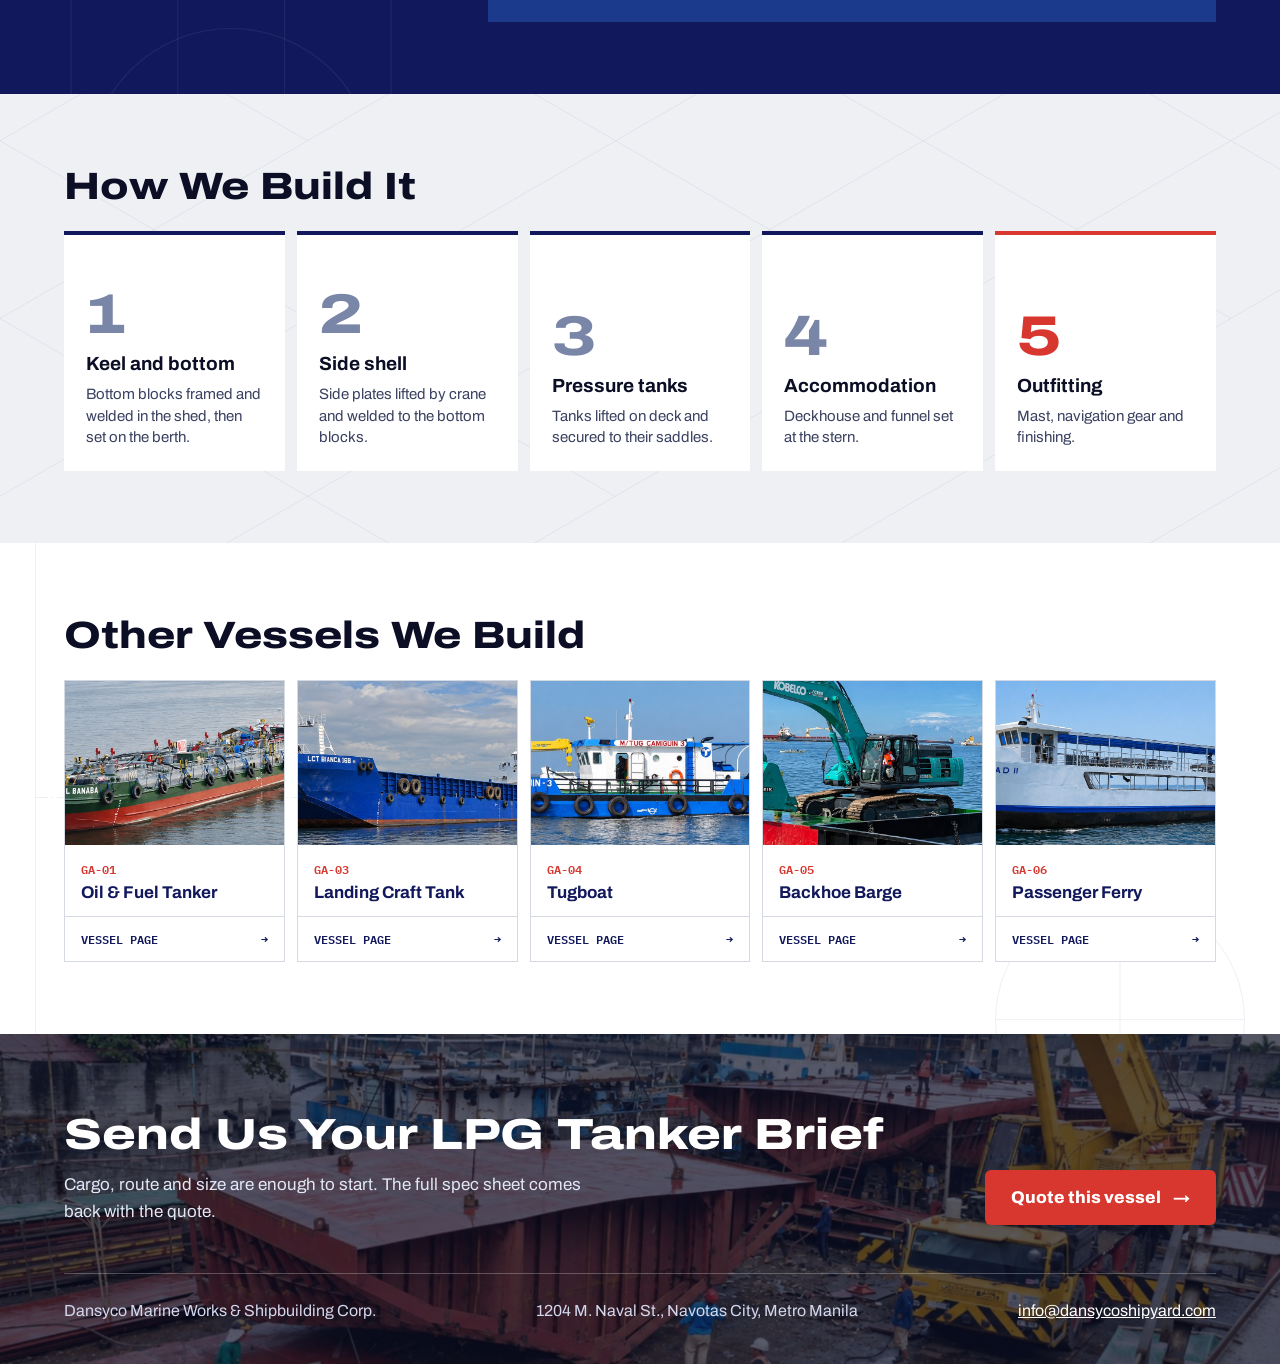
<file: vessels/lpg-tanker.html>
<!doctype html>
<html lang="en">
<head>
<meta charset="utf-8">
<meta name="viewport" content="width=device-width, initial-scale=1">
<meta name="robots" content="noindex, nofollow">
<title>LPG and Chemical Tanker | Dansyco Shipyard</title>
<link rel="icon" href="/assets/3d7f5a0d022b8d91001d8a2c91bef37c.png">
<link rel="preconnect" href="https://fonts.googleapis.com">
<link href="https://fonts.googleapis.com/css2?family=IBM+Plex+Mono:wght@400;500;600&amp;display=swap" rel="stylesheet">
<style>
body{margin:0}
</style>
<link href="https://fonts.googleapis.com/css2?family=Archivo:wdth,wght@62..125,400..800&amp;family=IBM+Plex+Mono:wght@400;500;600&amp;display=swap" rel="stylesheet">
<style>
body{margin:0}
a{color:#12185C}a:hover{color:#0B0E24}
.pt-drop{animation:shDrop .62s cubic-bezier(.22,1.5,.42,1) both}
@keyframes shDrop{0%{opacity:0;transform:translateY(-90px)}55%{opacity:1}100%{opacity:1;transform:translateY(0)}}
@keyframes shInk{0%{fill-opacity:0}60%{fill-opacity:0}100%{stroke-dashoffset:0;fill-opacity:1}}
.pt-pop{animation:shPop .55s cubic-bezier(.3,1.7,.5,1) both}
@keyframes shPop{0%{transform:scale(0)}100%{transform:scale(1)}}
.pt-rise{animation:shRise .9s cubic-bezier(.2,.9,.3,1.15) both}
@keyframes shRise{0%{opacity:0;transform:translateY(80px)}40%{opacity:1}100%{opacity:1;transform:translateY(0)}}
.pt-crane{animation:shCrane 1.1s cubic-bezier(.35,0,.2,1) both}
@keyframes shCrane{0%{transform:translateY(-340px)}100%{transform:translateY(0)}}
.hook{animation:shHook 1.4s linear both}
@keyframes shHook{0%{opacity:1}78%{opacity:1}100%{opacity:0}}
.spk{animation:shSpark .6s ease-out both}
@keyframes shSpark{0%{opacity:0;transform:scale(.2)}25%{opacity:1;transform:scale(1)}100%{opacity:0;transform:scale(1.8)}}
.pt-flick{animation:shFlick .8s linear both}
@keyframes shFlick{0%{opacity:0}18%{opacity:.85}26%{opacity:.1}40%{opacity:1}52%{opacity:.3}66%{opacity:1}100%{opacity:1}}
.gh{animation:shDraw .9s ease-out both}
@keyframes shDraw{to{stroke-dashoffset:0}}
.mz{animation:shDraw .7s ease-out both}
.ghwrap{animation:shGhost 5.5s ease both}
@keyframes shGhost{0%{opacity:1}60%{opacity:1}100%{opacity:.25}}
.chip{animation:shChip .4s ease both}
@keyframes shChip{0%{opacity:.3}100%{opacity:1}}
.late{animation:shFade .6s ease both}
@keyframes shFade{0%{opacity:0}100%{opacity:1}}
@media (prefers-reduced-motion: reduce){.pt-drop,.pt-pop,.pt-rise,.pt-crane,.pt-flick,.late,.chip,.gh,.ghwrap,.mz{animation:none}.hook,.spk{display:none}}
::selection{background:#12185C;color:#FFFFFF}
a:focus-visible,button:focus-visible{outline:2px solid #D7372F;outline-offset:3px}
.geo{position:absolute;inset:0;width:100%;height:100%;pointer-events:none}
.arr{display:inline-block;transition:transform .35s cubic-bezier(.16,1,.3,1)}
.btn-red{transition:background-color .25s cubic-bezier(.16,1,.3,1)}
.btn-red:hover{background-color:#B82A23 !important}
.btn-red:hover .arr,.btn-w:hover .arr,.btn-line:hover .arr,.v2-fleet:hover .arr{transform:translateX(5px)}
.btn-w{transition:box-shadow .3s cubic-bezier(.16,1,.3,1)}
.btn-w:hover{box-shadow:0 10px 24px rgba(0,0,0,.28)}
.btn-line{transition:background-color .25s}
.btn-line:hover{background-color:#EEF0F4}
.v2-fleet{transition:border-color .25s,box-shadow .35s cubic-bezier(.16,1,.3,1),transform .35s cubic-bezier(.16,1,.3,1)}
.v2-fleet:hover{border-color:#12185C !important;box-shadow:0 14px 30px rgba(18,24,92,.14);transform:translateY(-3px)}
.v2-fleet .ph img,.zoom img{transition:transform .7s cubic-bezier(.16,1,.3,1)}
.v2-fleet:hover .ph img,.zoom:hover img{transform:scale(1.05)}
.v2-fleet .go{transition:background-color .25s,color .25s}
.v2-fleet:hover .go{background:#D7372F;color:#FFFFFF}
.zoom{overflow:hidden}
.step svg{transition:transform .4s cubic-bezier(.16,1,.3,1)}
.step:hover svg{transform:translateY(-4px)}
.tab{transition:background-color .2s,transform .35s cubic-bezier(.16,1,.3,1)}
.tab:hover{transform:translateX(4px)}
.js-rv .rv{transition:opacity .9s cubic-bezier(.16,1,.3,1),transform .9s cubic-bezier(.16,1,.3,1),box-shadow .35s,border-color .25s}
.js-rv .rv:not(.in){opacity:.15;transform:translateY(26px)}
.js-rv .rv-img{transition:clip-path 1.1s cubic-bezier(.16,1,.3,1),transform .7s cubic-bezier(.16,1,.3,1)}
.js-rv .rv-img:not(.in){clip-path:inset(22% 0 0 0)}
.js-rv .rv-d1{transition-delay:.08s}.js-rv .rv-d2{transition-delay:.16s}.js-rv .rv-d3{transition-delay:.24s}.js-rv .rv-d4{transition-delay:.32s}.js-rv .rv-d5{transition-delay:.4s}
.js-rv .done{transition-delay:0s !important}
@media (prefers-reduced-motion: reduce){.js-rv .rv,.js-rv .rv-img{transition:none}}
.vcard{transition:border-color .25s,box-shadow .35s cubic-bezier(.16,1,.3,1),transform .35s cubic-bezier(.16,1,.3,1)}
.vcard:hover{border-color:#12185C !important;box-shadow:0 14px 30px rgba(18,24,92,.14);transform:translateY(-3px)}
.vcard .ph img{transition:transform .7s cubic-bezier(.16,1,.3,1)}
.vcard:hover .ph img{transform:scale(1.05)}
.vcard .go{transition:background-color .25s,color .25s}
.vcard:hover .go{background:#D7372F;color:#FFFFFF}
.vcard:hover .arr{transform:translateX(5px)}
.stepc{transition:transform .35s cubic-bezier(.16,1,.3,1),box-shadow .35s cubic-bezier(.16,1,.3,1)}
.stepc:hover{transform:translateY(-4px);box-shadow:0 12px 26px rgba(18,24,92,.12)}
.crumb a{transition:color .2s}.crumb a:hover{color:#D7372F}
@media (prefers-reduced-motion: reduce){.vcard,.vcard .ph img,.stepc{transition:none}.vcard:hover,.stepc:hover{transform:none}}

</style>
<style>html,body{margin:0;background:#0B0E24}#root{background:#FFFFFF}</style>
<link rel="stylesheet" href="/mobile.css">
</head>
<body>
<div id="root"></div>
<script src="/vendor/react.js"></script>
<script src="/vendor/react-dom.js"></script>
<script src="/dc-run.js"></script>
<script src="/components/Build-Stage.js"></script>
<script src="/components/Vessel-Lpg.js"></script>
<script>DCRun.mount("Vessel-Lpg", document.getElementById('root'));if(location.hash){setTimeout(function(){var e=document.getElementById(location.hash.slice(1));if(e)e.scrollIntoView();},400);}</script>
</body>
</html>
</file>
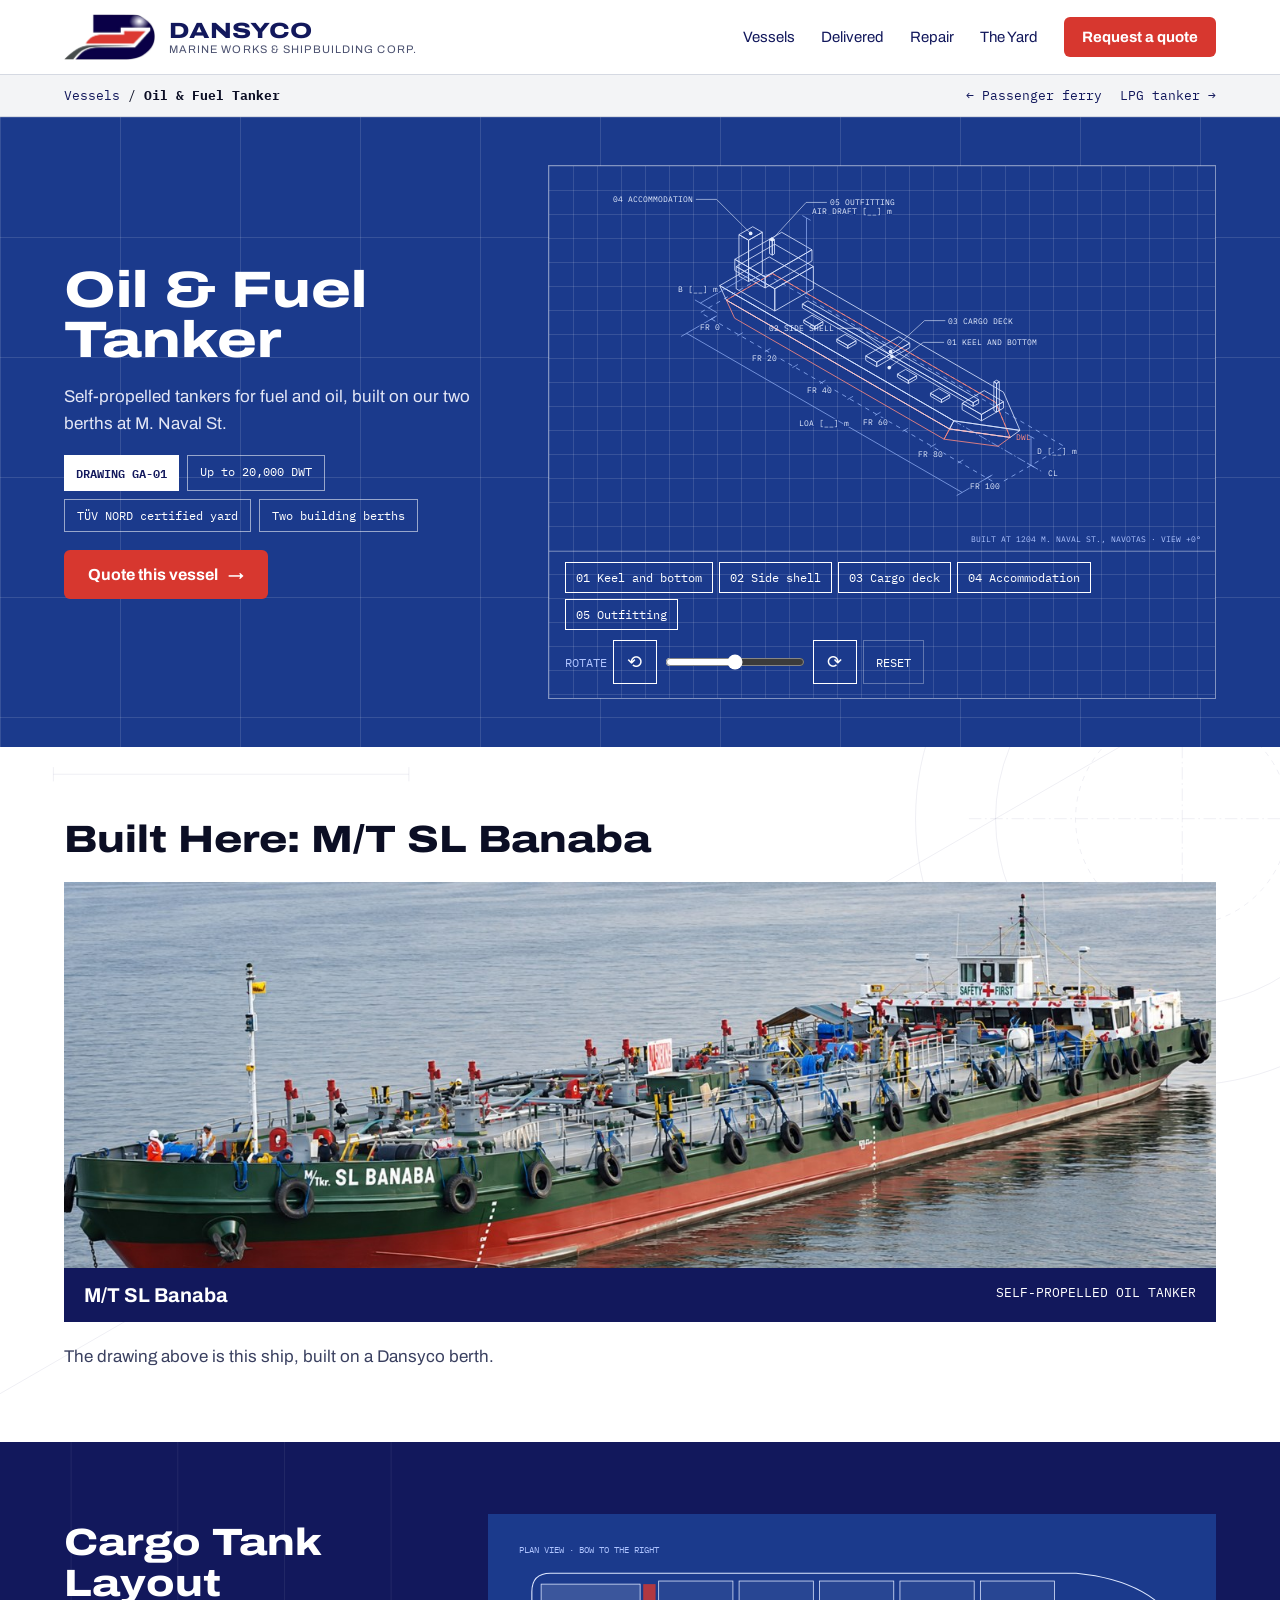
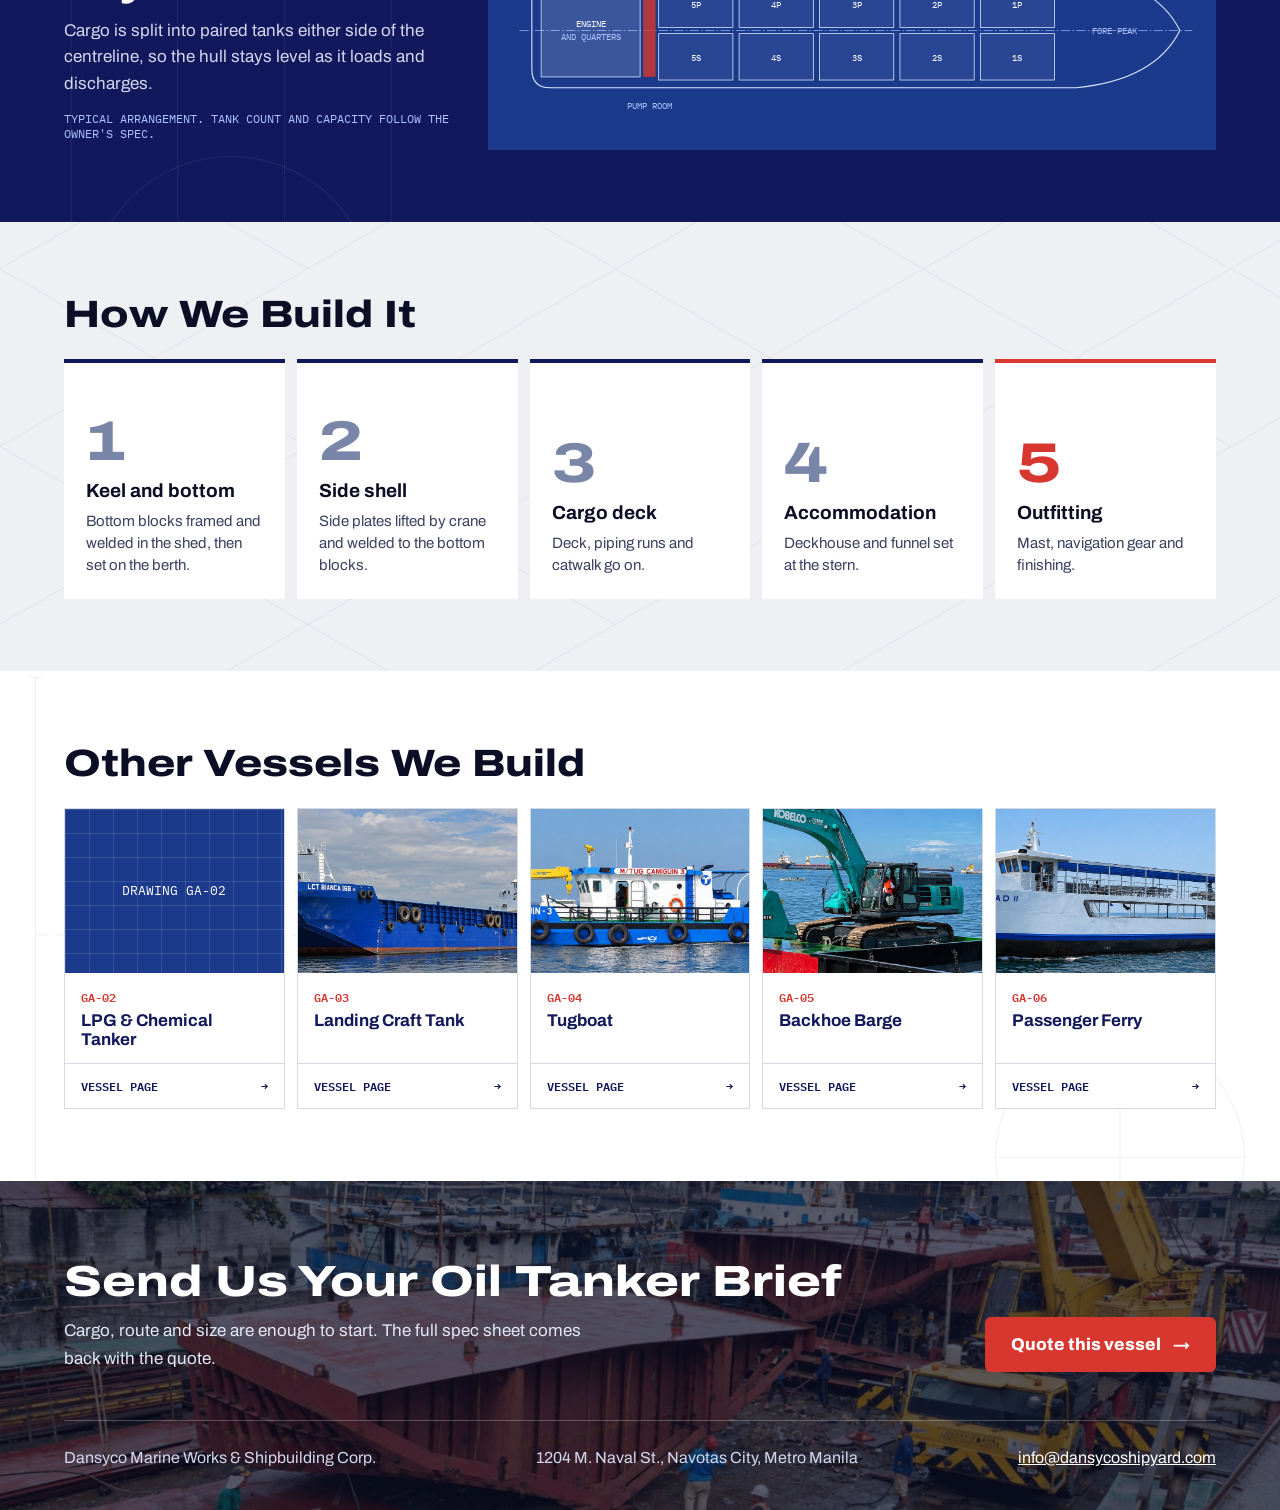
<file: vessels/oil-tanker.html>
<!doctype html>
<html lang="en">
<head>
<meta charset="utf-8">
<meta name="viewport" content="width=device-width, initial-scale=1">
<meta name="robots" content="noindex, nofollow">
<title>Oil and Fuel Tanker | Dansyco Shipyard</title>
<link rel="icon" href="/assets/3d7f5a0d022b8d91001d8a2c91bef37c.png">
<link rel="preconnect" href="https://fonts.googleapis.com">
<link href="https://fonts.googleapis.com/css2?family=IBM+Plex+Mono:wght@400;500;600&amp;display=swap" rel="stylesheet">
<style>
body{margin:0}
</style>
<link href="https://fonts.googleapis.com/css2?family=Archivo:wdth,wght@62..125,400..800&amp;family=IBM+Plex+Mono:wght@400;500;600&amp;display=swap" rel="stylesheet">
<style>
body{margin:0}
a{color:#12185C}a:hover{color:#0B0E24}
.pt-drop{animation:shDrop .62s cubic-bezier(.22,1.5,.42,1) both}
@keyframes shDrop{0%{opacity:0;transform:translateY(-90px)}55%{opacity:1}100%{opacity:1;transform:translateY(0)}}
@keyframes shInk{0%{fill-opacity:0}60%{fill-opacity:0}100%{stroke-dashoffset:0;fill-opacity:1}}
.pt-pop{animation:shPop .55s cubic-bezier(.3,1.7,.5,1) both}
@keyframes shPop{0%{transform:scale(0)}100%{transform:scale(1)}}
.pt-rise{animation:shRise .9s cubic-bezier(.2,.9,.3,1.15) both}
@keyframes shRise{0%{opacity:0;transform:translateY(80px)}40%{opacity:1}100%{opacity:1;transform:translateY(0)}}
.pt-crane{animation:shCrane 1.1s cubic-bezier(.35,0,.2,1) both}
@keyframes shCrane{0%{transform:translateY(-340px)}100%{transform:translateY(0)}}
.hook{animation:shHook 1.4s linear both}
@keyframes shHook{0%{opacity:1}78%{opacity:1}100%{opacity:0}}
.spk{animation:shSpark .6s ease-out both}
@keyframes shSpark{0%{opacity:0;transform:scale(.2)}25%{opacity:1;transform:scale(1)}100%{opacity:0;transform:scale(1.8)}}
.pt-flick{animation:shFlick .8s linear both}
@keyframes shFlick{0%{opacity:0}18%{opacity:.85}26%{opacity:.1}40%{opacity:1}52%{opacity:.3}66%{opacity:1}100%{opacity:1}}
.gh{animation:shDraw .9s ease-out both}
@keyframes shDraw{to{stroke-dashoffset:0}}
.mz{animation:shDraw .7s ease-out both}
.ghwrap{animation:shGhost 5.5s ease both}
@keyframes shGhost{0%{opacity:1}60%{opacity:1}100%{opacity:.25}}
.chip{animation:shChip .4s ease both}
@keyframes shChip{0%{opacity:.3}100%{opacity:1}}
.late{animation:shFade .6s ease both}
@keyframes shFade{0%{opacity:0}100%{opacity:1}}
@media (prefers-reduced-motion: reduce){.pt-drop,.pt-pop,.pt-rise,.pt-crane,.pt-flick,.late,.chip,.gh,.ghwrap,.mz{animation:none}.hook,.spk{display:none}}
::selection{background:#12185C;color:#FFFFFF}
a:focus-visible,button:focus-visible{outline:2px solid #D7372F;outline-offset:3px}
.geo{position:absolute;inset:0;width:100%;height:100%;pointer-events:none}
.arr{display:inline-block;transition:transform .35s cubic-bezier(.16,1,.3,1)}
.btn-red{transition:background-color .25s cubic-bezier(.16,1,.3,1)}
.btn-red:hover{background-color:#B82A23 !important}
.btn-red:hover .arr,.btn-w:hover .arr,.btn-line:hover .arr,.v2-fleet:hover .arr{transform:translateX(5px)}
.btn-w{transition:box-shadow .3s cubic-bezier(.16,1,.3,1)}
.btn-w:hover{box-shadow:0 10px 24px rgba(0,0,0,.28)}
.btn-line{transition:background-color .25s}
.btn-line:hover{background-color:#EEF0F4}
.v2-fleet{transition:border-color .25s,box-shadow .35s cubic-bezier(.16,1,.3,1),transform .35s cubic-bezier(.16,1,.3,1)}
.v2-fleet:hover{border-color:#12185C !important;box-shadow:0 14px 30px rgba(18,24,92,.14);transform:translateY(-3px)}
.v2-fleet .ph img,.zoom img{transition:transform .7s cubic-bezier(.16,1,.3,1)}
.v2-fleet:hover .ph img,.zoom:hover img{transform:scale(1.05)}
.v2-fleet .go{transition:background-color .25s,color .25s}
.v2-fleet:hover .go{background:#D7372F;color:#FFFFFF}
.zoom{overflow:hidden}
.step svg{transition:transform .4s cubic-bezier(.16,1,.3,1)}
.step:hover svg{transform:translateY(-4px)}
.tab{transition:background-color .2s,transform .35s cubic-bezier(.16,1,.3,1)}
.tab:hover{transform:translateX(4px)}
.js-rv .rv{transition:opacity .9s cubic-bezier(.16,1,.3,1),transform .9s cubic-bezier(.16,1,.3,1),box-shadow .35s,border-color .25s}
.js-rv .rv:not(.in){opacity:.15;transform:translateY(26px)}
.js-rv .rv-img{transition:clip-path 1.1s cubic-bezier(.16,1,.3,1),transform .7s cubic-bezier(.16,1,.3,1)}
.js-rv .rv-img:not(.in){clip-path:inset(22% 0 0 0)}
.js-rv .rv-d1{transition-delay:.08s}.js-rv .rv-d2{transition-delay:.16s}.js-rv .rv-d3{transition-delay:.24s}.js-rv .rv-d4{transition-delay:.32s}.js-rv .rv-d5{transition-delay:.4s}
.js-rv .done{transition-delay:0s !important}
@media (prefers-reduced-motion: reduce){.js-rv .rv,.js-rv .rv-img{transition:none}}
.vcard{transition:border-color .25s,box-shadow .35s cubic-bezier(.16,1,.3,1),transform .35s cubic-bezier(.16,1,.3,1)}
.vcard:hover{border-color:#12185C !important;box-shadow:0 14px 30px rgba(18,24,92,.14);transform:translateY(-3px)}
.vcard .ph img{transition:transform .7s cubic-bezier(.16,1,.3,1)}
.vcard:hover .ph img{transform:scale(1.05)}
.vcard .go{transition:background-color .25s,color .25s}
.vcard:hover .go{background:#D7372F;color:#FFFFFF}
.vcard:hover .arr{transform:translateX(5px)}
.stepc{transition:transform .35s cubic-bezier(.16,1,.3,1),box-shadow .35s cubic-bezier(.16,1,.3,1)}
.stepc:hover{transform:translateY(-4px);box-shadow:0 12px 26px rgba(18,24,92,.12)}
.crumb a{transition:color .2s}.crumb a:hover{color:#D7372F}
@media (prefers-reduced-motion: reduce){.vcard,.vcard .ph img,.stepc{transition:none}.vcard:hover,.stepc:hover{transform:none}}

</style>
<style>html,body{margin:0;background:#0B0E24}#root{background:#FFFFFF}</style>
<link rel="stylesheet" href="/mobile.css">
</head>
<body>
<div id="root"></div>
<script src="/vendor/react.js"></script>
<script src="/vendor/react-dom.js"></script>
<script src="/dc-run.js"></script>
<script src="/components/Build-Stage.js"></script>
<script src="/components/Vessel-Tanker.js"></script>
<script>DCRun.mount("Vessel-Tanker", document.getElementById('root'));if(location.hash){setTimeout(function(){var e=document.getElementById(location.hash.slice(1));if(e)e.scrollIntoView();},400);}</script>
</body>
</html>
</file>
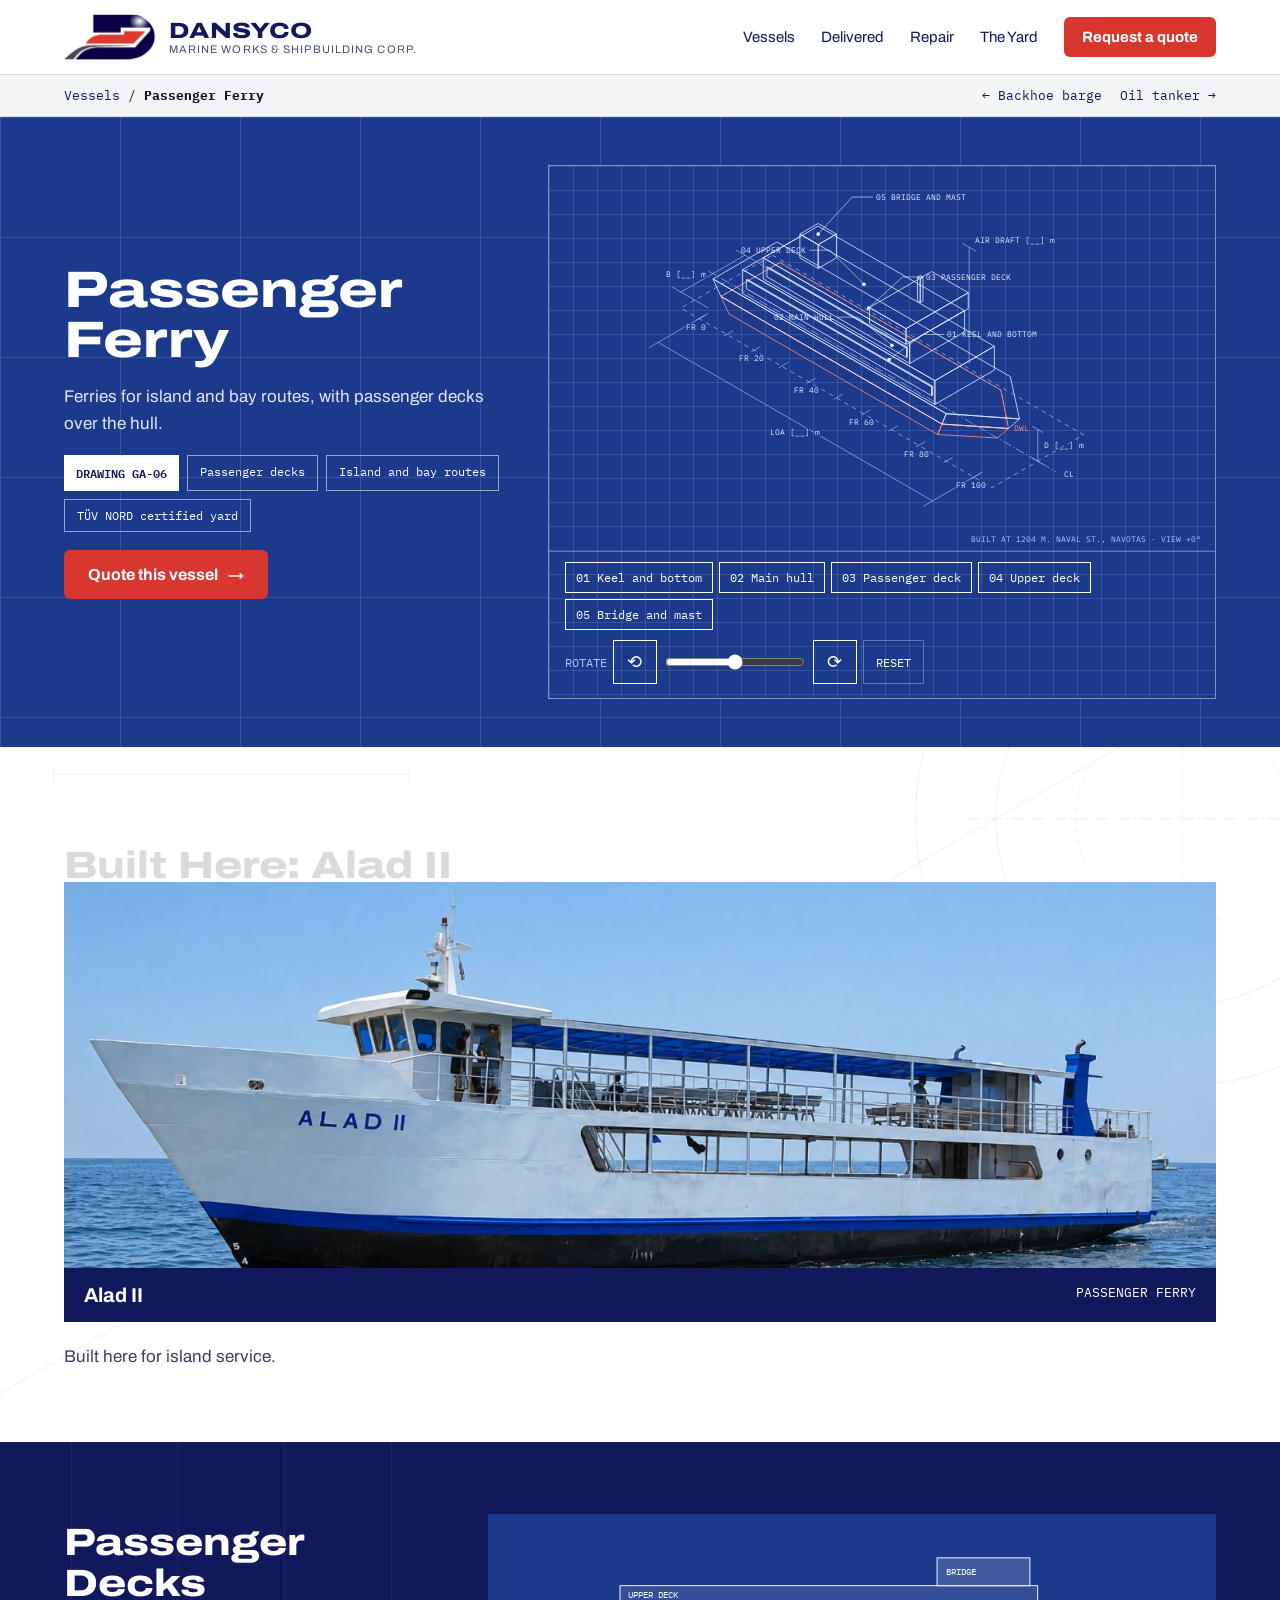
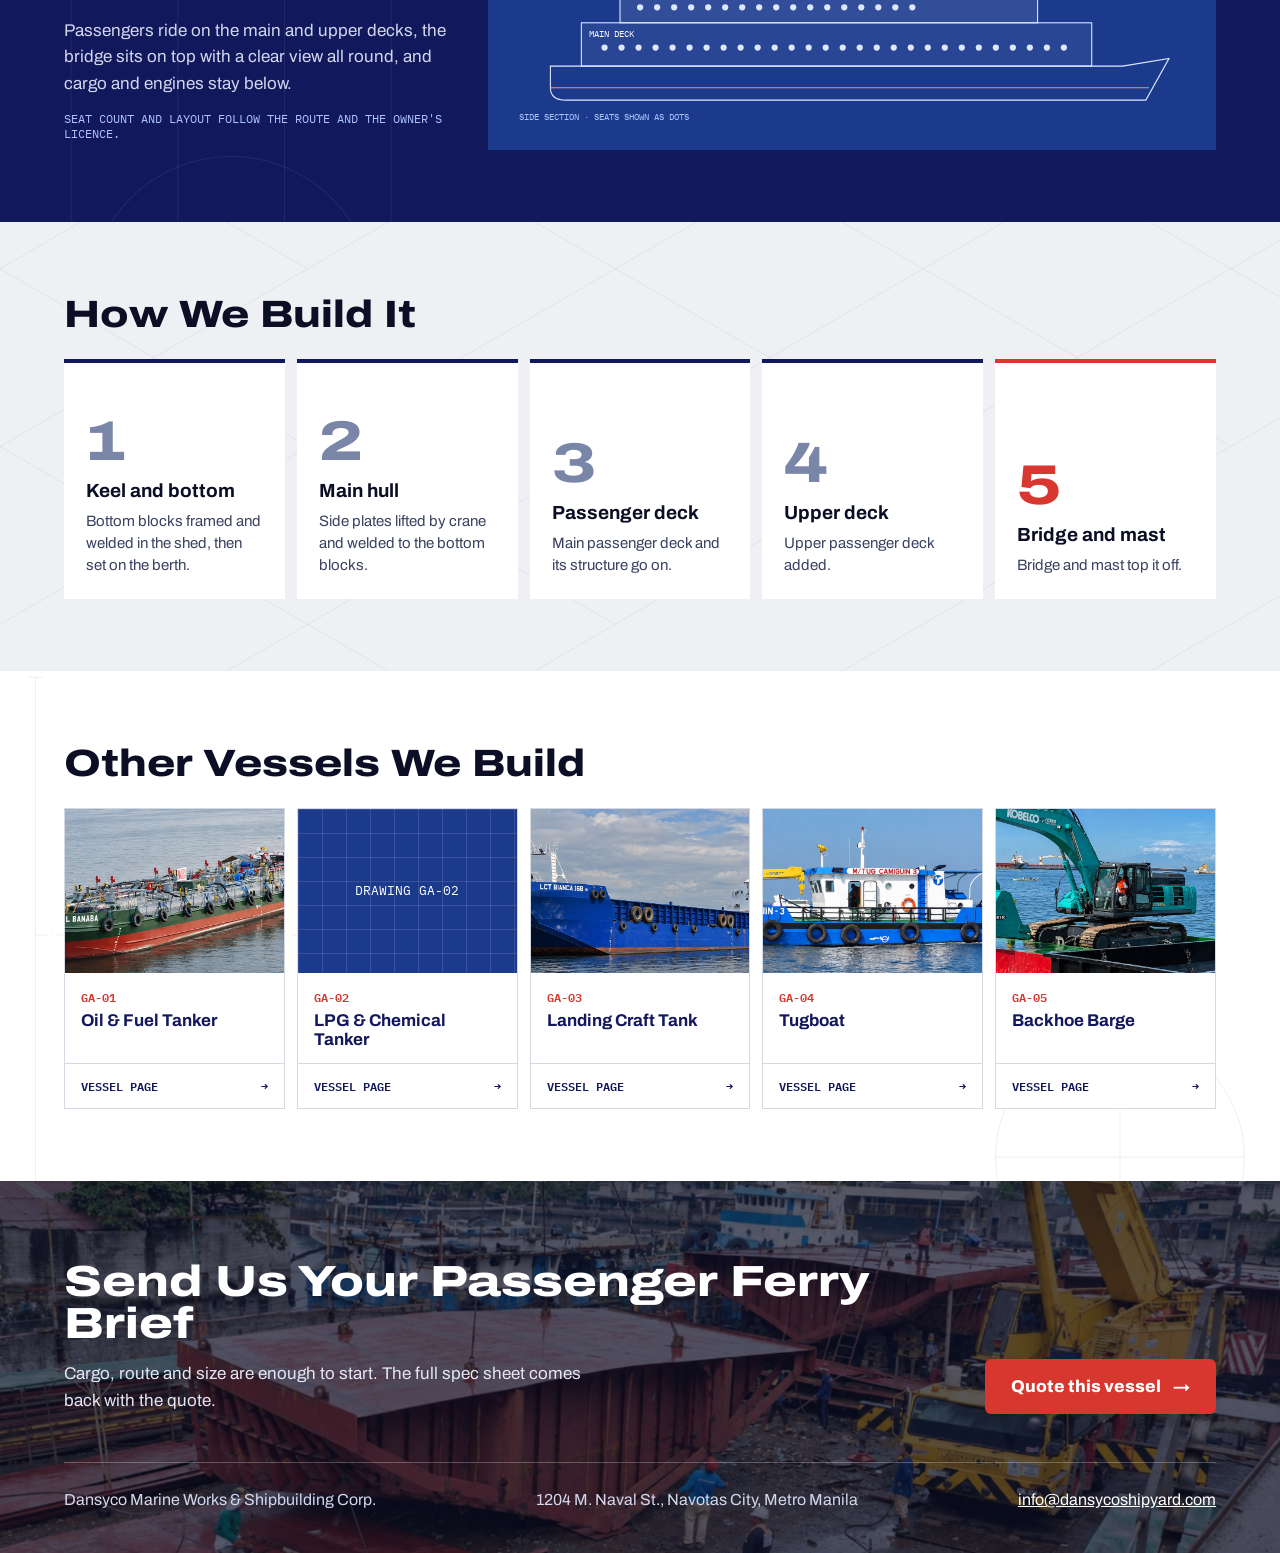
<file: vessels/passenger-ferry.html>
<!doctype html>
<html lang="en">
<head>
<meta charset="utf-8">
<meta name="viewport" content="width=device-width, initial-scale=1">
<meta name="robots" content="noindex, nofollow">
<title>Passenger Ferry | Dansyco Shipyard</title>
<link rel="icon" href="/assets/3d7f5a0d022b8d91001d8a2c91bef37c.png">
<link rel="preconnect" href="https://fonts.googleapis.com">
<link href="https://fonts.googleapis.com/css2?family=IBM+Plex+Mono:wght@400;500;600&amp;display=swap" rel="stylesheet">
<style>
body{margin:0}
</style>
<link href="https://fonts.googleapis.com/css2?family=Archivo:wdth,wght@62..125,400..800&amp;family=IBM+Plex+Mono:wght@400;500;600&amp;display=swap" rel="stylesheet">
<style>
body{margin:0}
a{color:#12185C}a:hover{color:#0B0E24}
.pt-drop{animation:shDrop .62s cubic-bezier(.22,1.5,.42,1) both}
@keyframes shDrop{0%{opacity:0;transform:translateY(-90px)}55%{opacity:1}100%{opacity:1;transform:translateY(0)}}
@keyframes shInk{0%{fill-opacity:0}60%{fill-opacity:0}100%{stroke-dashoffset:0;fill-opacity:1}}
.pt-pop{animation:shPop .55s cubic-bezier(.3,1.7,.5,1) both}
@keyframes shPop{0%{transform:scale(0)}100%{transform:scale(1)}}
.pt-rise{animation:shRise .9s cubic-bezier(.2,.9,.3,1.15) both}
@keyframes shRise{0%{opacity:0;transform:translateY(80px)}40%{opacity:1}100%{opacity:1;transform:translateY(0)}}
.pt-crane{animation:shCrane 1.1s cubic-bezier(.35,0,.2,1) both}
@keyframes shCrane{0%{transform:translateY(-340px)}100%{transform:translateY(0)}}
.hook{animation:shHook 1.4s linear both}
@keyframes shHook{0%{opacity:1}78%{opacity:1}100%{opacity:0}}
.spk{animation:shSpark .6s ease-out both}
@keyframes shSpark{0%{opacity:0;transform:scale(.2)}25%{opacity:1;transform:scale(1)}100%{opacity:0;transform:scale(1.8)}}
.pt-flick{animation:shFlick .8s linear both}
@keyframes shFlick{0%{opacity:0}18%{opacity:.85}26%{opacity:.1}40%{opacity:1}52%{opacity:.3}66%{opacity:1}100%{opacity:1}}
.gh{animation:shDraw .9s ease-out both}
@keyframes shDraw{to{stroke-dashoffset:0}}
.mz{animation:shDraw .7s ease-out both}
.ghwrap{animation:shGhost 5.5s ease both}
@keyframes shGhost{0%{opacity:1}60%{opacity:1}100%{opacity:.25}}
.chip{animation:shChip .4s ease both}
@keyframes shChip{0%{opacity:.3}100%{opacity:1}}
.late{animation:shFade .6s ease both}
@keyframes shFade{0%{opacity:0}100%{opacity:1}}
@media (prefers-reduced-motion: reduce){.pt-drop,.pt-pop,.pt-rise,.pt-crane,.pt-flick,.late,.chip,.gh,.ghwrap,.mz{animation:none}.hook,.spk{display:none}}
::selection{background:#12185C;color:#FFFFFF}
a:focus-visible,button:focus-visible{outline:2px solid #D7372F;outline-offset:3px}
.geo{position:absolute;inset:0;width:100%;height:100%;pointer-events:none}
.arr{display:inline-block;transition:transform .35s cubic-bezier(.16,1,.3,1)}
.btn-red{transition:background-color .25s cubic-bezier(.16,1,.3,1)}
.btn-red:hover{background-color:#B82A23 !important}
.btn-red:hover .arr,.btn-w:hover .arr,.btn-line:hover .arr,.v2-fleet:hover .arr{transform:translateX(5px)}
.btn-w{transition:box-shadow .3s cubic-bezier(.16,1,.3,1)}
.btn-w:hover{box-shadow:0 10px 24px rgba(0,0,0,.28)}
.btn-line{transition:background-color .25s}
.btn-line:hover{background-color:#EEF0F4}
.v2-fleet{transition:border-color .25s,box-shadow .35s cubic-bezier(.16,1,.3,1),transform .35s cubic-bezier(.16,1,.3,1)}
.v2-fleet:hover{border-color:#12185C !important;box-shadow:0 14px 30px rgba(18,24,92,.14);transform:translateY(-3px)}
.v2-fleet .ph img,.zoom img{transition:transform .7s cubic-bezier(.16,1,.3,1)}
.v2-fleet:hover .ph img,.zoom:hover img{transform:scale(1.05)}
.v2-fleet .go{transition:background-color .25s,color .25s}
.v2-fleet:hover .go{background:#D7372F;color:#FFFFFF}
.zoom{overflow:hidden}
.step svg{transition:transform .4s cubic-bezier(.16,1,.3,1)}
.step:hover svg{transform:translateY(-4px)}
.tab{transition:background-color .2s,transform .35s cubic-bezier(.16,1,.3,1)}
.tab:hover{transform:translateX(4px)}
.js-rv .rv{transition:opacity .9s cubic-bezier(.16,1,.3,1),transform .9s cubic-bezier(.16,1,.3,1),box-shadow .35s,border-color .25s}
.js-rv .rv:not(.in){opacity:.15;transform:translateY(26px)}
.js-rv .rv-img{transition:clip-path 1.1s cubic-bezier(.16,1,.3,1),transform .7s cubic-bezier(.16,1,.3,1)}
.js-rv .rv-img:not(.in){clip-path:inset(22% 0 0 0)}
.js-rv .rv-d1{transition-delay:.08s}.js-rv .rv-d2{transition-delay:.16s}.js-rv .rv-d3{transition-delay:.24s}.js-rv .rv-d4{transition-delay:.32s}.js-rv .rv-d5{transition-delay:.4s}
.js-rv .done{transition-delay:0s !important}
@media (prefers-reduced-motion: reduce){.js-rv .rv,.js-rv .rv-img{transition:none}}
.vcard{transition:border-color .25s,box-shadow .35s cubic-bezier(.16,1,.3,1),transform .35s cubic-bezier(.16,1,.3,1)}
.vcard:hover{border-color:#12185C !important;box-shadow:0 14px 30px rgba(18,24,92,.14);transform:translateY(-3px)}
.vcard .ph img{transition:transform .7s cubic-bezier(.16,1,.3,1)}
.vcard:hover .ph img{transform:scale(1.05)}
.vcard .go{transition:background-color .25s,color .25s}
.vcard:hover .go{background:#D7372F;color:#FFFFFF}
.vcard:hover .arr{transform:translateX(5px)}
.stepc{transition:transform .35s cubic-bezier(.16,1,.3,1),box-shadow .35s cubic-bezier(.16,1,.3,1)}
.stepc:hover{transform:translateY(-4px);box-shadow:0 12px 26px rgba(18,24,92,.12)}
.crumb a{transition:color .2s}.crumb a:hover{color:#D7372F}
@media (prefers-reduced-motion: reduce){.vcard,.vcard .ph img,.stepc{transition:none}.vcard:hover,.stepc:hover{transform:none}}

</style>
<style>html,body{margin:0;background:#0B0E24}#root{background:#FFFFFF}</style>
<link rel="stylesheet" href="/mobile.css">
</head>
<body>
<div id="root"></div>
<script src="/vendor/react.js"></script>
<script src="/vendor/react-dom.js"></script>
<script src="/dc-run.js"></script>
<script src="/components/Build-Stage.js"></script>
<script src="/components/Vessel-Ferry.js"></script>
<script>DCRun.mount("Vessel-Ferry", document.getElementById('root'));if(location.hash){setTimeout(function(){var e=document.getElementById(location.hash.slice(1));if(e)e.scrollIntoView();},400);}</script>
</body>
</html>
</file>
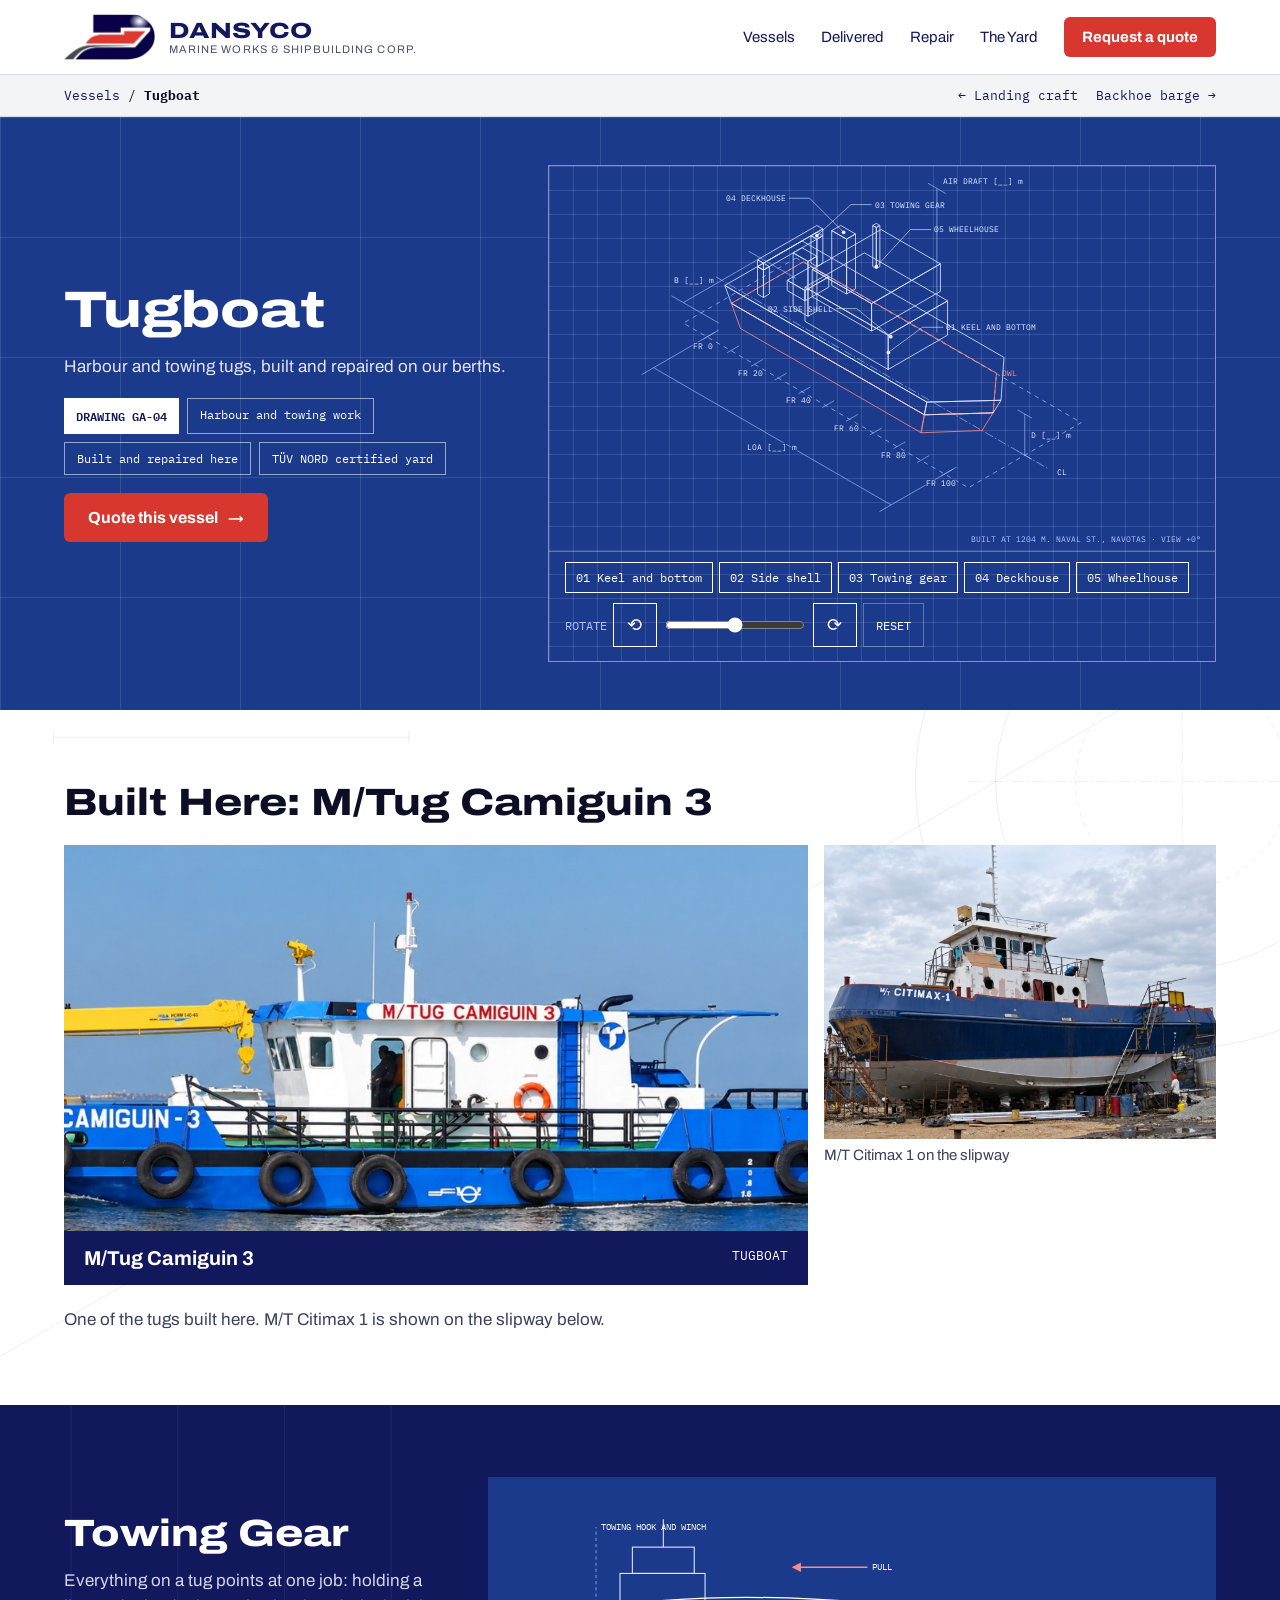
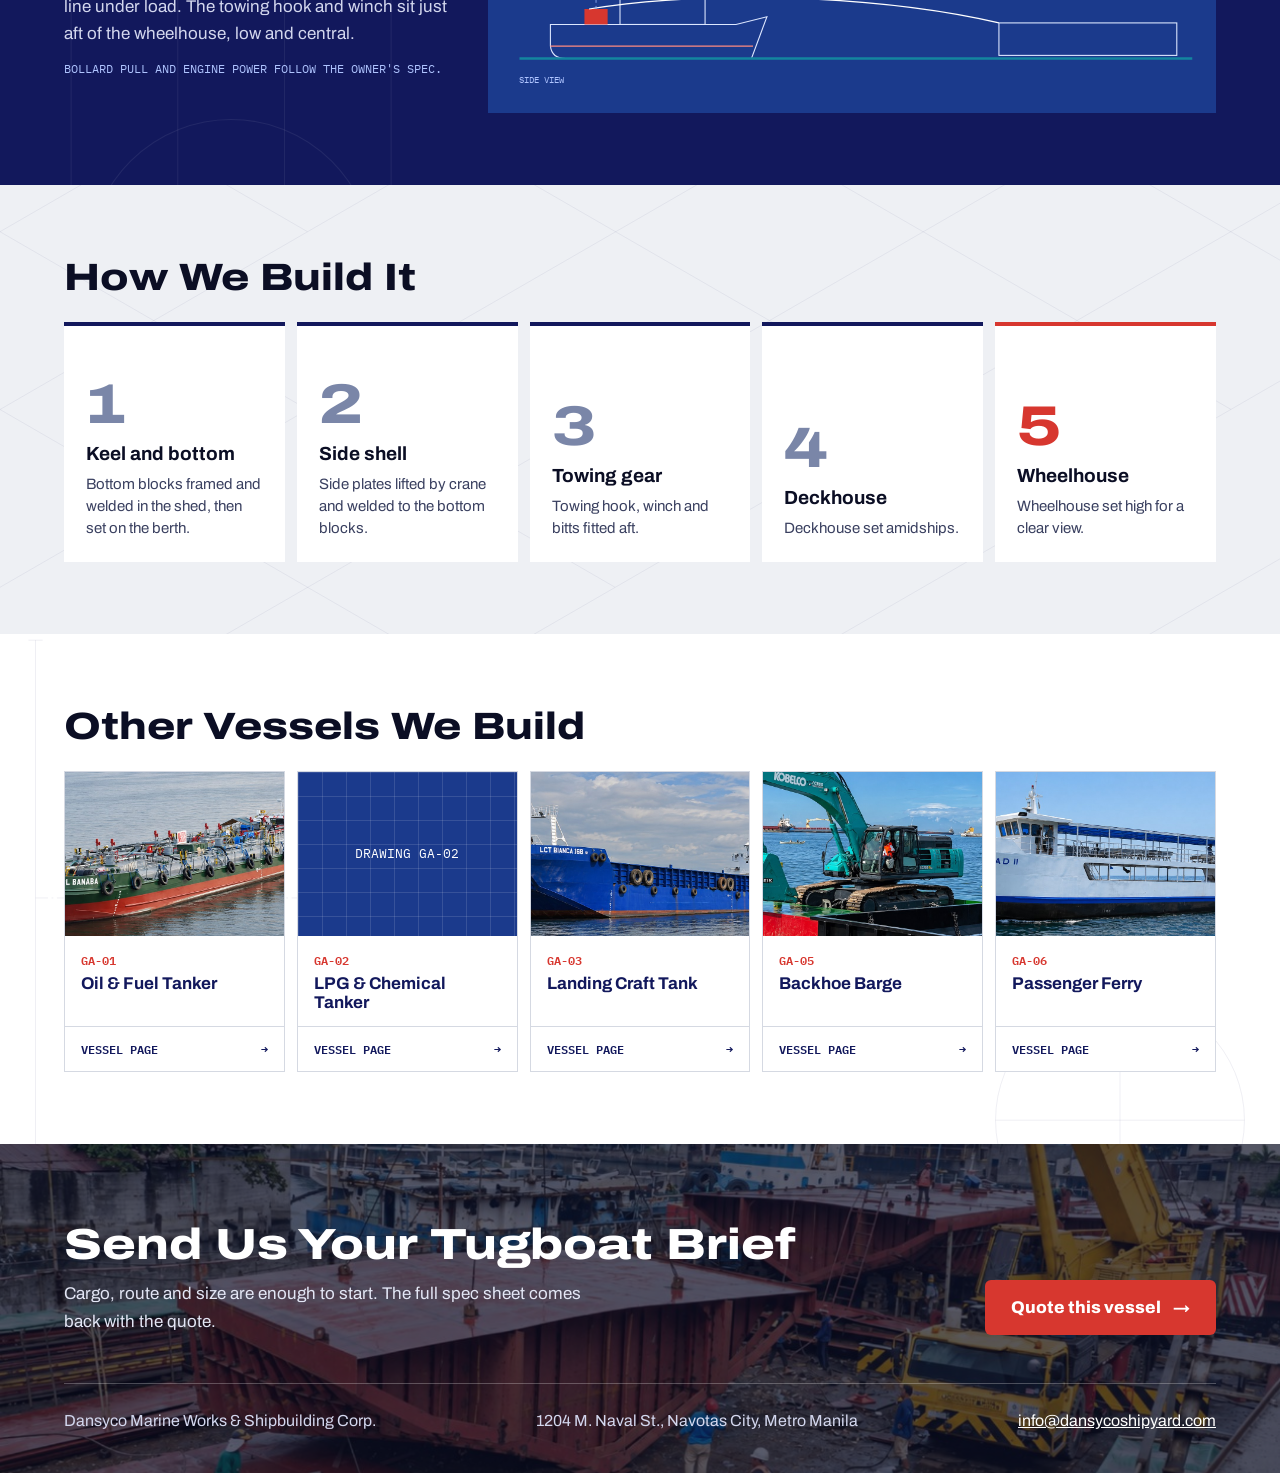
<file: vessels/tugboat.html>
<!doctype html>
<html lang="en">
<head>
<meta charset="utf-8">
<meta name="viewport" content="width=device-width, initial-scale=1">
<meta name="robots" content="noindex, nofollow">
<title>Tugboat | Dansyco Shipyard</title>
<link rel="icon" href="/assets/3d7f5a0d022b8d91001d8a2c91bef37c.png">
<link rel="preconnect" href="https://fonts.googleapis.com">
<link href="https://fonts.googleapis.com/css2?family=IBM+Plex+Mono:wght@400;500;600&amp;display=swap" rel="stylesheet">
<style>
body{margin:0}
</style>
<link href="https://fonts.googleapis.com/css2?family=Archivo:wdth,wght@62..125,400..800&amp;family=IBM+Plex+Mono:wght@400;500;600&amp;display=swap" rel="stylesheet">
<style>
body{margin:0}
a{color:#12185C}a:hover{color:#0B0E24}
.pt-drop{animation:shDrop .62s cubic-bezier(.22,1.5,.42,1) both}
@keyframes shDrop{0%{opacity:0;transform:translateY(-90px)}55%{opacity:1}100%{opacity:1;transform:translateY(0)}}
@keyframes shInk{0%{fill-opacity:0}60%{fill-opacity:0}100%{stroke-dashoffset:0;fill-opacity:1}}
.pt-pop{animation:shPop .55s cubic-bezier(.3,1.7,.5,1) both}
@keyframes shPop{0%{transform:scale(0)}100%{transform:scale(1)}}
.pt-rise{animation:shRise .9s cubic-bezier(.2,.9,.3,1.15) both}
@keyframes shRise{0%{opacity:0;transform:translateY(80px)}40%{opacity:1}100%{opacity:1;transform:translateY(0)}}
.pt-crane{animation:shCrane 1.1s cubic-bezier(.35,0,.2,1) both}
@keyframes shCrane{0%{transform:translateY(-340px)}100%{transform:translateY(0)}}
.hook{animation:shHook 1.4s linear both}
@keyframes shHook{0%{opacity:1}78%{opacity:1}100%{opacity:0}}
.spk{animation:shSpark .6s ease-out both}
@keyframes shSpark{0%{opacity:0;transform:scale(.2)}25%{opacity:1;transform:scale(1)}100%{opacity:0;transform:scale(1.8)}}
.pt-flick{animation:shFlick .8s linear both}
@keyframes shFlick{0%{opacity:0}18%{opacity:.85}26%{opacity:.1}40%{opacity:1}52%{opacity:.3}66%{opacity:1}100%{opacity:1}}
.gh{animation:shDraw .9s ease-out both}
@keyframes shDraw{to{stroke-dashoffset:0}}
.mz{animation:shDraw .7s ease-out both}
.ghwrap{animation:shGhost 5.5s ease both}
@keyframes shGhost{0%{opacity:1}60%{opacity:1}100%{opacity:.25}}
.chip{animation:shChip .4s ease both}
@keyframes shChip{0%{opacity:.3}100%{opacity:1}}
.late{animation:shFade .6s ease both}
@keyframes shFade{0%{opacity:0}100%{opacity:1}}
@media (prefers-reduced-motion: reduce){.pt-drop,.pt-pop,.pt-rise,.pt-crane,.pt-flick,.late,.chip,.gh,.ghwrap,.mz{animation:none}.hook,.spk{display:none}}
::selection{background:#12185C;color:#FFFFFF}
a:focus-visible,button:focus-visible{outline:2px solid #D7372F;outline-offset:3px}
.geo{position:absolute;inset:0;width:100%;height:100%;pointer-events:none}
.arr{display:inline-block;transition:transform .35s cubic-bezier(.16,1,.3,1)}
.btn-red{transition:background-color .25s cubic-bezier(.16,1,.3,1)}
.btn-red:hover{background-color:#B82A23 !important}
.btn-red:hover .arr,.btn-w:hover .arr,.btn-line:hover .arr,.v2-fleet:hover .arr{transform:translateX(5px)}
.btn-w{transition:box-shadow .3s cubic-bezier(.16,1,.3,1)}
.btn-w:hover{box-shadow:0 10px 24px rgba(0,0,0,.28)}
.btn-line{transition:background-color .25s}
.btn-line:hover{background-color:#EEF0F4}
.v2-fleet{transition:border-color .25s,box-shadow .35s cubic-bezier(.16,1,.3,1),transform .35s cubic-bezier(.16,1,.3,1)}
.v2-fleet:hover{border-color:#12185C !important;box-shadow:0 14px 30px rgba(18,24,92,.14);transform:translateY(-3px)}
.v2-fleet .ph img,.zoom img{transition:transform .7s cubic-bezier(.16,1,.3,1)}
.v2-fleet:hover .ph img,.zoom:hover img{transform:scale(1.05)}
.v2-fleet .go{transition:background-color .25s,color .25s}
.v2-fleet:hover .go{background:#D7372F;color:#FFFFFF}
.zoom{overflow:hidden}
.step svg{transition:transform .4s cubic-bezier(.16,1,.3,1)}
.step:hover svg{transform:translateY(-4px)}
.tab{transition:background-color .2s,transform .35s cubic-bezier(.16,1,.3,1)}
.tab:hover{transform:translateX(4px)}
.js-rv .rv{transition:opacity .9s cubic-bezier(.16,1,.3,1),transform .9s cubic-bezier(.16,1,.3,1),box-shadow .35s,border-color .25s}
.js-rv .rv:not(.in){opacity:.15;transform:translateY(26px)}
.js-rv .rv-img{transition:clip-path 1.1s cubic-bezier(.16,1,.3,1),transform .7s cubic-bezier(.16,1,.3,1)}
.js-rv .rv-img:not(.in){clip-path:inset(22% 0 0 0)}
.js-rv .rv-d1{transition-delay:.08s}.js-rv .rv-d2{transition-delay:.16s}.js-rv .rv-d3{transition-delay:.24s}.js-rv .rv-d4{transition-delay:.32s}.js-rv .rv-d5{transition-delay:.4s}
.js-rv .done{transition-delay:0s !important}
@media (prefers-reduced-motion: reduce){.js-rv .rv,.js-rv .rv-img{transition:none}}
.vcard{transition:border-color .25s,box-shadow .35s cubic-bezier(.16,1,.3,1),transform .35s cubic-bezier(.16,1,.3,1)}
.vcard:hover{border-color:#12185C !important;box-shadow:0 14px 30px rgba(18,24,92,.14);transform:translateY(-3px)}
.vcard .ph img{transition:transform .7s cubic-bezier(.16,1,.3,1)}
.vcard:hover .ph img{transform:scale(1.05)}
.vcard .go{transition:background-color .25s,color .25s}
.vcard:hover .go{background:#D7372F;color:#FFFFFF}
.vcard:hover .arr{transform:translateX(5px)}
.stepc{transition:transform .35s cubic-bezier(.16,1,.3,1),box-shadow .35s cubic-bezier(.16,1,.3,1)}
.stepc:hover{transform:translateY(-4px);box-shadow:0 12px 26px rgba(18,24,92,.12)}
.crumb a{transition:color .2s}.crumb a:hover{color:#D7372F}
@media (prefers-reduced-motion: reduce){.vcard,.vcard .ph img,.stepc{transition:none}.vcard:hover,.stepc:hover{transform:none}}

</style>
<style>html,body{margin:0;background:#0B0E24}#root{background:#FFFFFF}</style>
<link rel="stylesheet" href="/mobile.css">
</head>
<body>
<div id="root"></div>
<script src="/vendor/react.js"></script>
<script src="/vendor/react-dom.js"></script>
<script src="/dc-run.js"></script>
<script src="/components/Build-Stage.js"></script>
<script src="/components/Vessel-Tug.js"></script>
<script>DCRun.mount("Vessel-Tug", document.getElementById('root'));if(location.hash){setTimeout(function(){var e=document.getElementById(location.hash.slice(1));if(e)e.scrollIntoView();},400);}</script>
</body>
</html>
</file>
<file: mobile.css>
/* Phone layout fixes, applied on top of the design boards. */
html{-webkit-text-size-adjust:100%}
@media (max-width: 720px){
  /* Header: logo and quote button on one row, section links on a second scrolling row */
  header > div{position:relative;flex-wrap:wrap !important;row-gap:10px !important;padding:12px 16px 0 !important}
  header > div > a:first-child{gap:10px !important}
  header > div > a:first-child img{height:32px !important}
  header > div > a:first-child > span > span:first-child{font-size:18px !important}
  header > div > a:first-child > span > span:last-child{display:none}
  header nav{width:100%;flex-wrap:nowrap !important;overflow-x:auto;gap:22px !important;padding:4px 0 12px;font-size:15px !important;scrollbar-width:none}
  header nav::-webkit-scrollbar{display:none}
  header nav a{white-space:nowrap}
  header nav .btn-red{position:absolute;top:10px;right:16px;padding:9px 12px !important;font-size:13px}

  /* Yard facts: 2 x 2 instead of one tall column */
  section[aria-label="Yard facts"] > div:nth-child(4){grid-template-columns:1fr 1fr !important;gap:22px 16px !important}

  /* Vessel picker: compact 2-column grid, every vessel visible */
  .v2-list{display:grid !important;grid-template-columns:1fr 1fr;gap:8px !important;overflow:visible !important;padding-bottom:0 !important}
  .v2-list .tab{flex:none !important;min-height:52px;padding:10px 12px !important}
  .v2-list .tab > span:first-child{display:none !important}
  .v2-list .tab b{font-size:15px !important;line-height:1.2}
  .v2-list .tab b + span{display:none !important}

  /* Build stage controls wrap instead of overflowing */
  div:has(> label > input[type=range]){flex-wrap:wrap !important;row-gap:8px !important}
  div:has(> label > input[type=range]) > label{flex:1 1 120px}
  div:has(> label > input[type=range]) input[type=range]{width:100% !important}

  /* Delivered vessels and other vessels: swipeable row instead of a long column */
  #delivered > div > div:nth-child(2), div:has(> .vcard){display:flex !important;overflow-x:auto;scroll-snap-type:x mandatory;gap:12px !important;margin:0 -24px;padding:0 24px 8px;scroll-padding:0 24px;scrollbar-width:none}
  #delivered > div > div:nth-child(2)::-webkit-scrollbar, div:has(> .vcard)::-webkit-scrollbar{display:none}
  #delivered .v2-fleet, .vcard{flex:0 0 78% !important;scroll-snap-align:start}
  #delivered .v2-fleet .ph, .vcard .ph{height:200px}

  /* Build steps: number beside the text, no empty card height */
  .stepc{min-height:0 !important;flex:1 1 100% !important;display:grid !important;grid-template-columns:52px 1fr;column-gap:14px;row-gap:2px !important;align-items:start;padding:16px 18px !important}
  .stepc > span:first-child{grid-row:span 2;font-size:44px !important}

  /* Built Here photos: shorter frame */
  figure.zoom[style*="min-height: 440px"]{min-height:300px !important}

  /* Live yard: crop in so the boats read on a phone */
  #yard > div > div:nth-child(2){overflow:hidden}
  #yard > div > div:nth-child(2) svg[role=img]{width:200% !important;max-width:none !important;margin-left:-50%}
}
</file>
